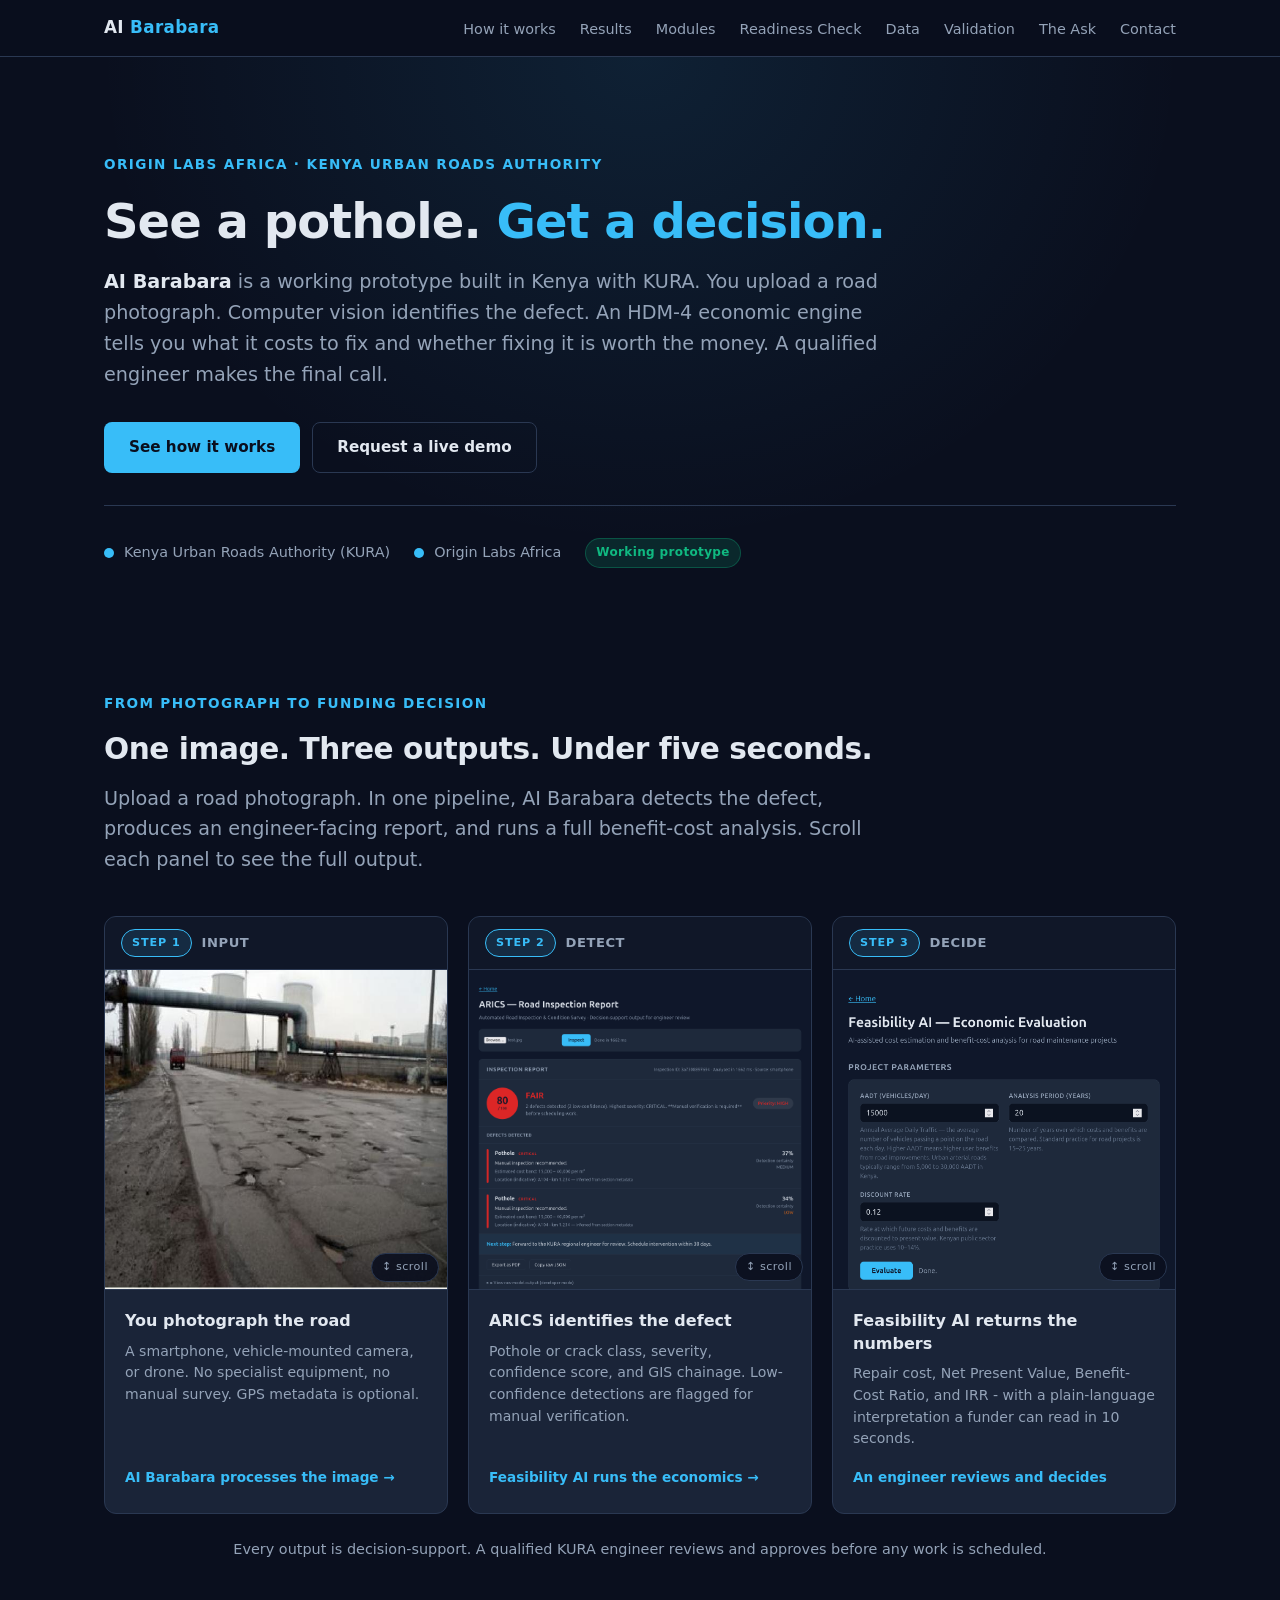
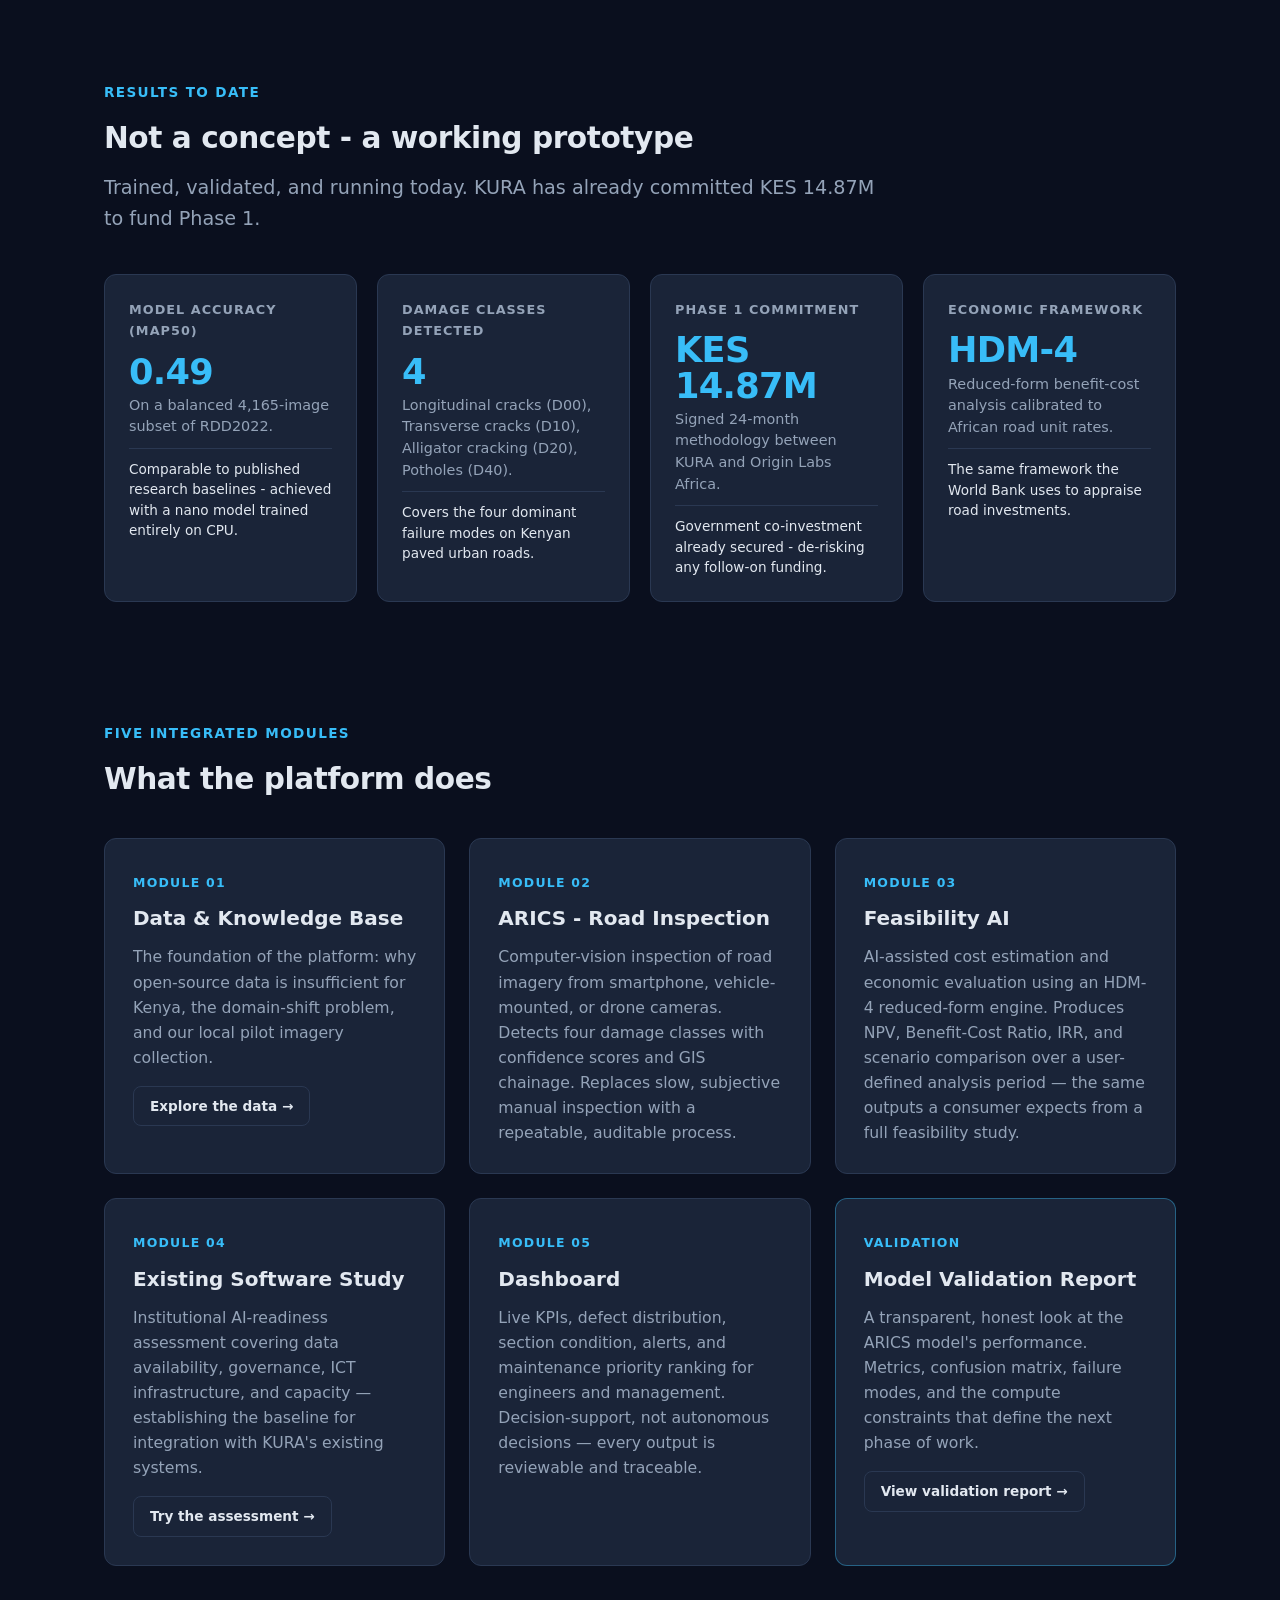
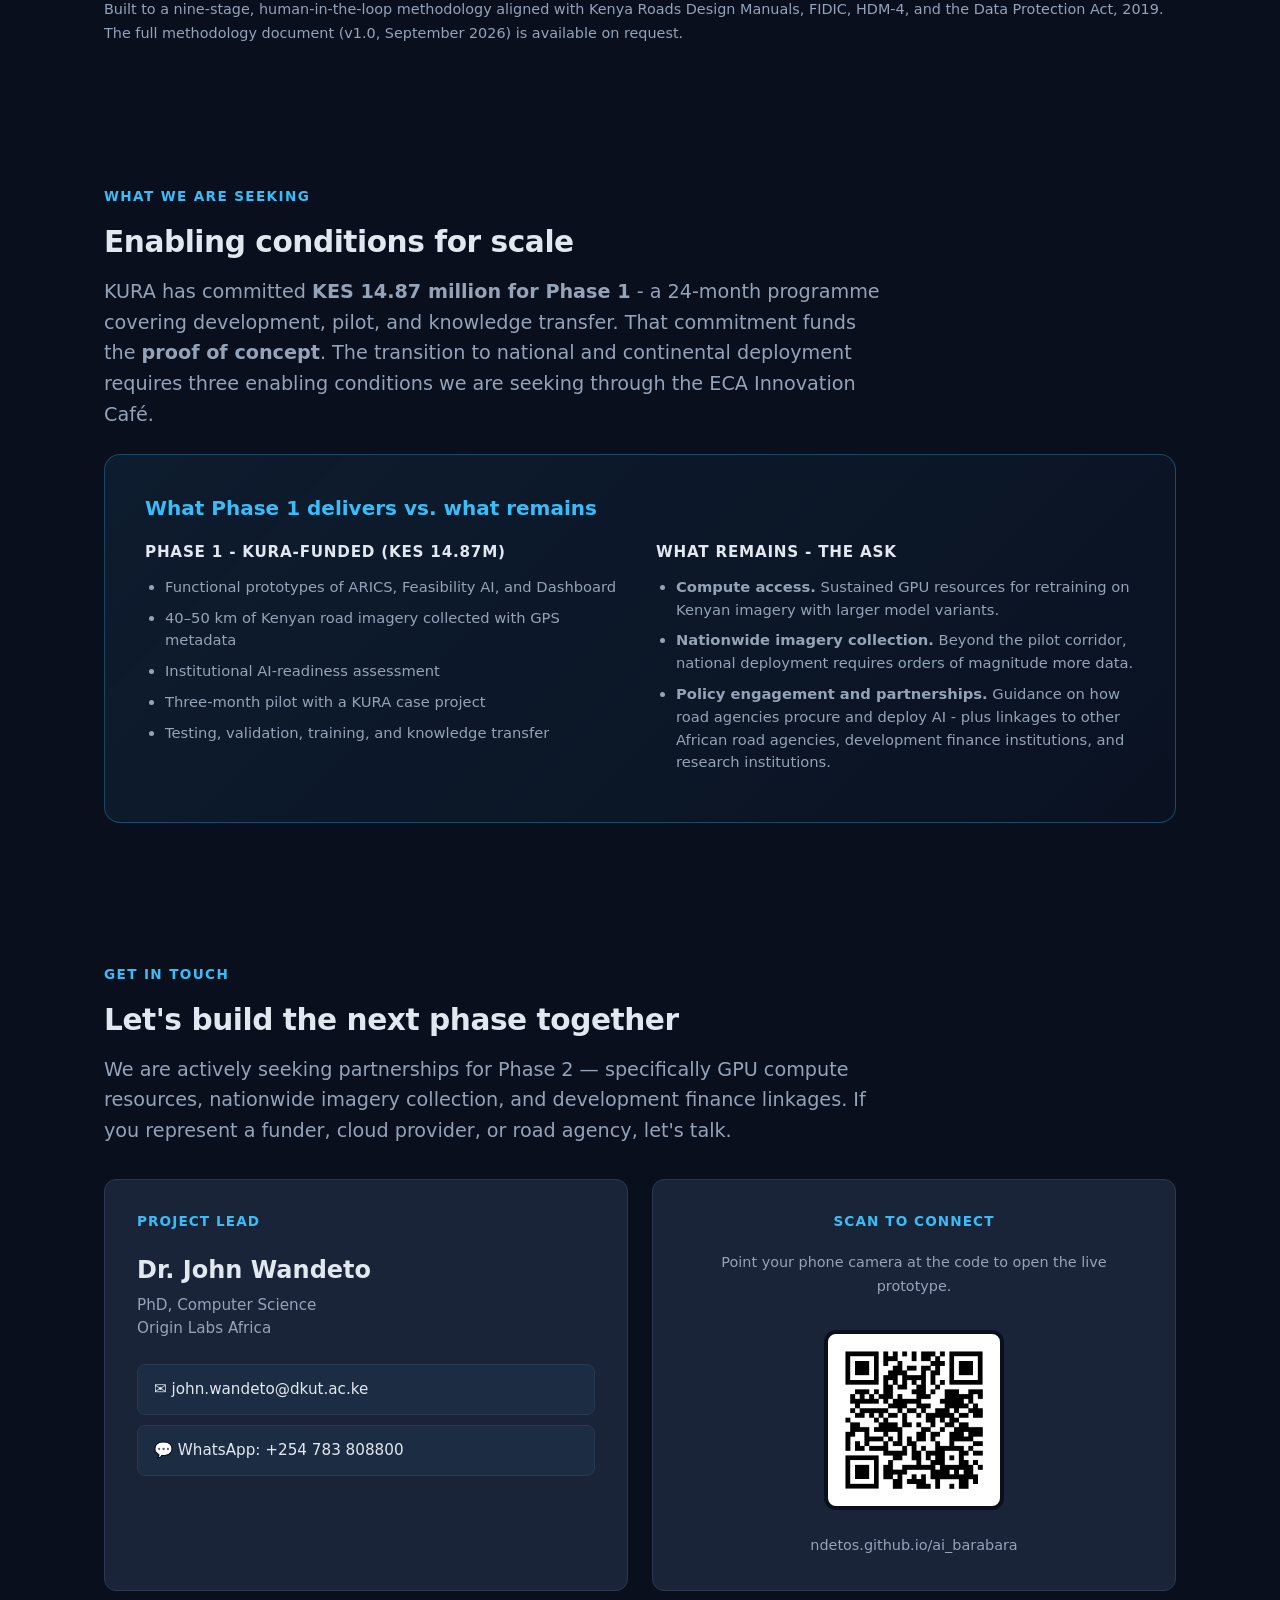
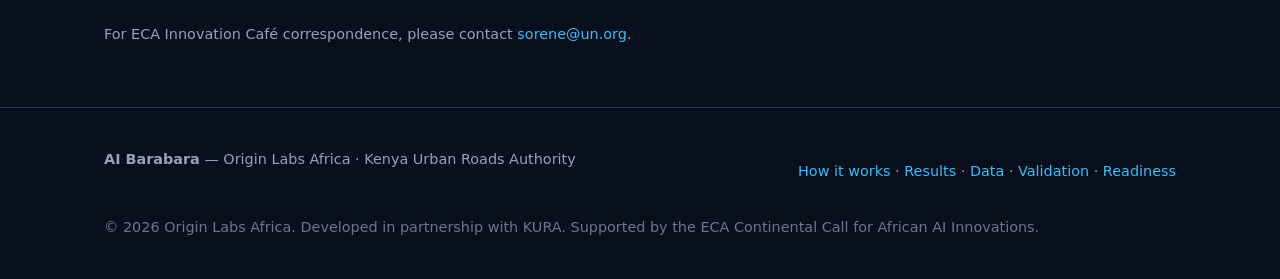
<file: index.html>
<!doctype html>
<html lang="en">
<head>
<meta charset="utf-8">
<meta name="viewport" content="width=device-width, initial-scale=1">
<title>AI Barabara - See a pothole. Get a decision.</title>
<meta name="description" content="AI Barabara is a working prototype built in Kenya with KURA. Computer vision inspects the road. HDM-4 economics decides if the repair pays for itself. Engineers make the call.">

<meta property="og:title" content="AI Barabara - See a pothole. Get a decision.">
<meta property="og:description" content="Working prototype developed with the Kenya Urban Roads Authority (KURA). 4-class road damage detection, HDM-4 feasibility analysis, and decision-support dashboard.">
<meta property="og:type" content="website">
<meta property="og:image" content="images/arics1.png">
<link rel="stylesheet" href="assets/style.css">


<style>
 .hero h1 { font-size: 3rem; }
  
  section { padding: 80px 0; }
  section.tight { padding: 60px 0; }
  @media (max-width: 720px) { section { padding: 56px 0; } }


  .hero {
    padding: 96px 0 64px;
    background: radial-gradient(ellipse at top, rgba(56,189,248,0.10), transparent 60%);
  }
  .hero h1 span { color: var(--accent); }
  .hero .lead strong { color: var(--text); font-weight: 600; }
  .partners {
    display: flex; gap: 24px; align-items: center; flex-wrap: wrap;
    margin-top: 32px; padding-top: 32px; border-top: 1px solid var(--border);
  }
  .partner {
    display: flex; align-items: center; gap: 10px;
    color: var(--muted); font-size: 0.9rem;
  }
  .partner .dot {
    width: 10px; height: 10px; border-radius: 50%; background: var(--accent);
  }

  
  /* --- Three-panel pipeline with scrollable frames --- */
  .pipeline {
    display: grid;
    grid-template-columns: 1fr 1fr 1fr;
    gap: 20px;
    margin-top: 40px;
    align-items: stretch;
  }
  @media (max-width: 900px) { .pipeline { grid-template-columns: 1fr; } }

  .pipeline-step {
    background: var(--card);
    border: 1px solid var(--border);
    border-radius: 12px;
    overflow: hidden;
    display: flex;
    flex-direction: column;
  }

  /* Step badge now sits ABOVE the image, in its own bar */
  .step-bar {
    padding: 12px 16px;
    border-bottom: 1px solid var(--border);
    background: rgba(10, 15, 30, 0.6);
    display: flex; align-items: center; gap: 10px;
  }
  .step-bar .step-badge {
    background: rgba(56,189,248,0.12);
    border: 1px solid var(--accent);
    color: var(--accent);
    font-size: 0.7rem; font-weight: 700;
    letter-spacing: 0.08em;
    padding: 4px 10px;
    border-radius: 999px;
    white-space: nowrap;
  }
  .step-bar .step-title {
    font-size: 0.82rem; color: var(--muted); font-weight: 600;
    letter-spacing: 0.04em; text-transform: uppercase;
  }

  /* Scrollable image frame */
  .img-scroll {
    position: relative;
    height: 320px;
    background: #0a0f1e;
    overflow-y: auto;
    overflow-x: hidden;
    border-bottom: 1px solid var(--border);
    scrollbar-width: thin;
    scrollbar-color: var(--border) transparent;
    -webkit-overflow-scrolling: touch;
  }
  .img-scroll::-webkit-scrollbar { width: 8px; }
  .img-scroll::-webkit-scrollbar-track { background: transparent; }
  .img-scroll::-webkit-scrollbar-thumb {
    background: var(--border); border-radius: 4px;
  }
  .img-scroll::-webkit-scrollbar-thumb:hover { background: var(--accent); }

  .img-scroll img {
    width: 100%;
    height: auto;
    display: block;
    /* No object-fit - we want the natural aspect ratio so the user
       can scroll through the full screenshot */
  }
  .img-scroll .placeholder {
    color: var(--muted); font-size: 0.85rem; text-align: center;
    padding: 60px 24px; display: block;
  }

  /* "Scroll to explore" hint chip pinned to the bottom-right of the frame */
  .scroll-hint {
    position: sticky;
    bottom: 8px;
    float: right;
    margin-right: 8px;
    background: rgba(10, 15, 30, 0.9);
    border: 1px solid var(--border);
    color: var(--muted);
    font-size: 0.7rem;
    padding: 4px 10px;
    border-radius: 999px;
    pointer-events: none;
    letter-spacing: 0.04em;
  }

  .pipeline-step .caption {
    padding: 20px 20px 24px;
    flex: 1;
    display: flex; flex-direction: column;
  }
  .pipeline-step .caption h4 {
    margin: 0 0 8px; font-size: 1rem; font-weight: 600;
  }
  .pipeline-step .caption p {
    margin: 0; color: var(--muted); font-size: 0.88rem; line-height: 1.55;
  }
  .pipeline-step .caption .arrow {
    margin-top: auto; padding-top: 16px;
    color: var(--accent); font-size: 0.85rem; font-weight: 600;
  }
  @media (max-width: 900px) {
    .pipeline-step .caption .arrow::after { content: " ↓"; }
    .pipeline-step .caption .arrow span { display: none; }
  }

  .metrics {
    display: grid; grid-template-columns: repeat(auto-fit, minmax(220px, 1fr));
    gap: 20px;
  }
  .metric {
    background: var(--card); border: 1px solid var(--border);
    border-radius: 12px; padding: 24px;
  }
  .metric .label { color: var(--muted); font-size: 0.8rem;
                   text-transform: uppercase; letter-spacing: 0.08em; font-weight: 600; }
  .metric .value { font-size: 2.2rem; font-weight: 700; color: var(--accent);
                   line-height: 1; margin: 12px 0 6px; letter-spacing: -0.02em; }
  .metric .desc { color: var(--muted); font-size: 0.9rem; line-height: 1.5; }
  .metric .sowhat {
    color: var(--text); font-size: 0.85rem; line-height: 1.5;
    margin-top: 10px; padding-top: 10px;
    border-top: 1px solid var(--border);
  }

  .grid-3 {
    display: grid; grid-template-columns: repeat(3, 1fr);
    gap: 24px; margin-top: 40px;
  }
  @media (max-width: 900px) { .grid-3 { grid-template-columns: 1fr; } }

  
  .ask {
    background: linear-gradient(135deg, rgba(56,189,248,0.08), rgba(56,189,248,0.02));
    border: 1px solid rgba(56,189,248,0.3);
    border-radius: 16px; padding: 40px; margin-top: 24px;
  }
  .ask h3 { color: var(--accent); margin-top: 0; }
  .ask-row {
    display: grid; grid-template-columns: 1fr 1fr; gap: 32px; margin-top: 20px;
  }
  @media (max-width: 720px) { .ask-row { grid-template-columns: 1fr; } }
  .ask-row h4 {
    margin: 0 0 12px; font-size: 0.95rem; color: var(--text);
    text-transform: uppercase; letter-spacing: 0.05em;
  }
  .ask-row ul { padding-left: 20px; color: var(--muted); margin: 0; }
  .ask-row li { margin: 8px 0; line-height: 1.55; font-size: 0.92rem; }

  /* --- Contact - single centered card --- */
  .contact-single {
    background: var(--card);
    border: 1px solid var(--border);
    border-radius: 12px;
    padding: 40px 32px;
    margin-top: 32px;
    max-width: 520px;
  }
  .contact-single h4 {
    margin: 0 0 16px; font-size: 0.8rem;
    color: var(--accent); font-weight: 600;
    text-transform: uppercase; letter-spacing: 0.1em;
  }
  .contact-single .name {
    font-size: 1.4rem; font-weight: 700; margin: 0 0 4px;
    letter-spacing: -0.01em;
  }
  .contact-single .org {
    color: var(--muted); font-size: 0.95rem; margin: 0 0 16px;
  }
  .contact-single .email {
    font-size: 1rem; padding-top: 16px;
    border-top: 1px solid var(--border);
    display: inline-block;
  }

  
  .badge {
    display: inline-block; padding: 4px 10px; border-radius: 999px;
    font-size: 0.75rem; font-weight: 600; letter-spacing: 0.03em;
    background: rgba(16,185,129,0.15); color: var(--good);
    border: 1px solid rgba(16,185,129,0.3);
  }
</style>
</head>
<body>

<nav>
  <div class="inner">
    <div class="brand">AI <span>Barabara</span></div>
    <ul>
      <li><a href="#how">How it works</a></li>
      <li><a href="#results">Results</a></li>
      <li><a href="#modules">Modules</a></li>
      <li><a href="readiness.html">Readiness Check</a></li>
      <li><a href="data.html">Data</a></li>
      <li><a href="validation.html">Validation</a></li>
      <li><a href="#ask">The Ask</a></li>
      <li><a href="#contact">Contact</a></li>
    </ul>
  </div>
</nav>

<header class="hero">
  <div class="wrap">
    <div class="kicker">Origin Labs Africa · Kenya Urban Roads Authority</div>
    <h1>See a pothole. <span>Get a decision.</span></h1>
    <p class="lead">
      <strong>AI Barabara</strong> is a working prototype built in Kenya with KURA.
      You upload a road photograph. Computer vision identifies the defect.
      An HDM-4 economic engine tells you what it costs to fix and whether
      fixing it is worth the money. A qualified engineer makes the final call.
    </p>

    <div class="btn-row">
      <a class="btn btn-primary" href="#how">See how it works</a>
       <a class="btn btn-secondary" href="#contact">Request a live demo</a>
    </div>

    <div class="partners">
      <div class="partner"><span class="dot"></span> Kenya Urban Roads Authority (KURA)</div>
      <div class="partner"><span class="dot"></span> Origin Labs Africa</div>
      <div class="partner"><span class="badge">Working prototype</span></div>
    </div>
  </div>
</header>

<section id="how" class="tight">
  <div class="wrap">
    <div class="kicker">From photograph to funding decision</div>
    <h2>One image. Three outputs. Under five seconds.</h2>
    <p class="lead">
      Upload a road photograph. In one pipeline, AI Barabara detects the defect,
      produces an engineer-facing report, and runs a full benefit-cost analysis.
      Scroll each panel to see the full output.
    </p>

    <div class="pipeline">

      <!-- Step 1: Input photo -->
      <div class="pipeline-step">
        <div class="step-bar">
          <span class="step-badge">STEP 1</span>
          <span class="step-title">Input</span>
        </div>
        <div class="img-scroll">
          <img src="images/input-road.jpg"
               alt="Input road photograph showing potholes"
               loading="lazy"
               onerror="this.style.display='none'; this.parentElement.innerHTML='<span class=\'placeholder\'>Input road photograph<br><span style=\'font-size:0.8rem;opacity:0.7\'>Add images/input-road.jpg</span></span>'">
          <span class="scroll-hint">↕ scroll</span>
        </div>
        <div class="caption">
          <h4>You photograph the road</h4>
          <p>
            A smartphone, vehicle-mounted camera, or drone. No specialist
            equipment, no manual survey. GPS metadata is optional.
          </p>
          <div class="arrow">AI Barabara processes the image <span>→</span></div>
        </div>
      </div>

      <!-- Step 2: ARICS output -->
      <div class="pipeline-step">
        <div class="step-bar">
          <span class="step-badge">STEP 2</span>
          <span class="step-title">Detect</span>
        </div>
        <div class="img-scroll">
          <img src="images/arics1.png"
               alt="ARICS annotated output showing detected potholes"
               loading="lazy"
               onerror="this.style.display='none'; this.parentElement.innerHTML='<span class=\'placeholder\'>ARICS annotated output<br><span style=\'font-size:0.8rem;opacity:0.7\'>Add images/arics1.png</span></span>'">
          <span class="scroll-hint">↕ scroll</span>
        </div>
        <div class="caption">
          <h4>ARICS identifies the defect</h4>
          <p>
            Pothole or crack class, severity, confidence score, and GIS chainage.
            Low-confidence detections are flagged for manual verification.
          </p>
          <div class="arrow">Feasibility AI runs the economics <span>→</span></div>
        </div>
      </div>

      <!-- Step 3: Feasibility output -->
      <div class="pipeline-step">
        <div class="step-bar">
          <span class="step-badge">STEP 3</span>
          <span class="step-title">Decide</span>
        </div>
        <div class="img-scroll">
          <img src="images/feasibility1.png"
               alt="Feasibility AI economic evaluation showing NPV, BCR, and IRR"
               loading="lazy"
               onerror="this.style.display='none'; this.parentElement.innerHTML='<span class=\'placeholder\'>Feasibility AI report<br><span style=\'font-size:0.8rem;opacity:0.7\'>Add images/feasibility1.png</span></span>'">
          <span class="scroll-hint">↕ scroll</span>
        </div>
        <div class="caption">
          <h4>Feasibility AI returns the numbers</h4>
          <p>
            Repair cost, Net Present Value, Benefit-Cost Ratio, and IRR - with a
            plain-language interpretation a funder can read in 10 seconds.
          </p>
          <div class="arrow">An engineer reviews and decides</div>
        </div>
      </div>

    </div>

    <p class="muted" style="margin-top: 24px; font-size: 0.9rem; text-align: center;">
      Every output is decision-support. A qualified KURA engineer reviews and approves before any work is scheduled.
    </p>
  </div>
</section>

<section id="results" class="tight">
  <div class="wrap">
    <div class="kicker">Results to date</div>
    <h2>Not a concept - a working prototype</h2>
    <p class="lead">
      Trained, validated, and running today. KURA has already committed
      KES 14.87M to fund Phase 1.
    </p>

    <div class="metrics" style="margin-top: 40px;">
      <div class="metric">
        <div class="label">Model accuracy (mAP50)</div>
        <div class="value">0.49</div>
        <div class="desc">On a balanced 4,165-image subset of RDD2022.</div>
        <div class="sowhat">
          Comparable to published research baselines - achieved with a nano model
          trained entirely on CPU.
        </div>
      </div>
      <div class="metric">
        <div class="label">Damage classes detected</div>
        <div class="value">4</div>
        <div class="desc">
          Longitudinal cracks (D00), Transverse cracks (D10),
          Alligator cracking (D20), Potholes (D40).
        </div>
        <div class="sowhat">
          Covers the four dominant failure modes on Kenyan paved urban roads.
        </div>
      </div>
      <div class="metric">
        <div class="label">Phase 1 commitment</div>
        <div class="value">KES 14.87M</div>
        <div class="desc">
          Signed 24-month methodology between KURA and Origin Labs Africa.
        </div>
        <div class="sowhat">
          Government co-investment already secured - de-risking any follow-on funding.
        </div>
      </div>
      <div class="metric">
        <div class="label">Economic framework</div>
        <div class="value">HDM-4</div>
        <div class="desc">
          Reduced-form benefit-cost analysis calibrated to African road unit rates.
        </div>
        <div class="sowhat">
          The same framework the World Bank uses to appraise road investments.
        </div>
      </div>
    </div>
  </div>
</section>

<section id="modules" class="tight">
  <div class="wrap">
      <div class="kicker">Five integrated modules</div>
    <h2>What the platform does</h2>

    <!-- Use grid-3 to fit 5 cards nicely, with the last row centered or left-aligned -->
    <div class="grid-3">
      
      <!-- MODULE 01: DATA -->
      <div class="card">
        <div class="num">MODULE 01</div>
        <h3>Data & Knowledge Base</h3>
        <p>
          The foundation of the platform: why open-source data is insufficient for Kenya, 
          the domain-shift problem, and our local pilot imagery collection.
        </p>
        <a href="data.html" class="btn btn-secondary" style="margin-top: 16px; padding: 8px 16px; font-size: 0.85rem;">
          Explore the data →
        </a>
      </div>
      
      <!-- MODULE 02: ARICS -->
      <div class="card">
        <div class="num">MODULE 02</div>
        <h3>ARICS - Road Inspection</h3>
        <p>
          Computer-vision inspection of road imagery from smartphone,
          vehicle-mounted, or drone cameras. Detects four damage classes with
          confidence scores and GIS chainage. Replaces slow, subjective manual
          inspection with a repeatable, auditable process.
        </p>
      </div>

      <!-- MODULE 03: FEASIBILITY -->
      <div class="card">
        <div class="num">MODULE 03</div>
        <h3>Feasibility AI</h3>
        <p>
          AI-assisted cost estimation and economic evaluation using an HDM-4
          reduced-form engine. Produces NPV, Benefit-Cost Ratio, IRR, and
          scenario comparison over a user-defined analysis period — the same
          outputs a consumer expects from a full feasibility study.
        </p>
      </div>

      <!-- MODULE 04: READINESS -->
      <div class="card">
        <div class="num">MODULE 04</div>
        <h3>Existing Software Study</h3>
        <p>
          Institutional AI-readiness assessment covering data availability,
          governance, ICT infrastructure, and capacity — establishing the
          baseline for integration with KURA's existing systems.
        </p>
        <a href="readiness.html" class="btn btn-secondary" style="margin-top: 16px; padding: 8px 16px; font-size: 0.85rem;">
          Try the assessment →
        </a>
      </div>
      
      <!-- MODULE 05: DASHBOARD -->
      <div class="card">
        <div class="num">MODULE 05</div>
        <h3>Dashboard</h3>
        <p>
          Live KPIs, defect distribution, section condition, alerts, and
          maintenance priority ranking for engineers and management.
          Decision-support, not autonomous decisions — every output is
          reviewable and traceable.
        </p>
      </div>
      <!-- EVIDENCE: VALIDATION  -->
      <div class="card" style="border-color: rgba(56,189,248,0.4);">
  <div class="num">VALIDATION</div>
  <h3>Model Validation Report</h3>
  <p>
    A transparent, honest look at the ARICS model's performance. 
    Metrics, confusion matrix, failure modes, and the compute constraints 
    that define the next phase of work.
  </p>
  <a href="validation.html" class="btn btn-secondary" style="margin-top: 16px; padding: 8px 16px; font-size: 0.85rem;">
    View validation report →
  </a>
</div>

    </div>
    

    <p class="muted" style="margin-top: 32px; font-size: 0.9rem;">
      Built to a nine-stage, human-in-the-loop methodology aligned with Kenya Roads Design Manuals,
      FIDIC, HDM-4, and the Data Protection Act, 2019. The full methodology document
      (v1.0, September 2026) is available on request.
    </p>
  </div>
</section>

<section id="ask">
  <div class="wrap">
    <div class="kicker">What we are seeking</div>
    <h2>Enabling conditions for scale</h2>

    <p class="lead">
      KURA has committed <strong>KES 14.87 million for Phase 1</strong> - a 24-month
      programme covering development, pilot, and knowledge transfer. That commitment
      funds the <strong>proof of concept</strong>. The transition to national and
      continental deployment requires three enabling conditions we are seeking
      through the ECA Innovation Café.
    </p>

    <div class="ask">
      <h3>What Phase 1 delivers vs. what remains</h3>

      <div class="ask-row">
        <div>
          <h4>Phase 1 - KURA-funded (KES 14.87M)</h4>
          <ul>
            <li>Functional prototypes of ARICS, Feasibility AI, and Dashboard</li>
            <li>40–50 km of Kenyan road imagery collected with GPS metadata</li>
            <li>Institutional AI-readiness assessment</li>
            <li>Three-month pilot with a KURA case project</li>
            <li>Testing, validation, training, and knowledge transfer</li>
          </ul>
        </div>
        <div>
          <h4>What remains - the ask</h4>
          <ul>
            <li>
              <strong>Compute access.</strong> Sustained GPU resources for retraining
              on Kenyan imagery with larger model variants.
            </li>
            <li>
              <strong>Nationwide imagery collection.</strong> Beyond the pilot corridor,
              national deployment requires orders of magnitude more data.
            </li>
            <li>
              <strong>Policy engagement and partnerships.</strong> Guidance on how road
              agencies procure and deploy AI - plus linkages to other African road
              agencies, development finance institutions, and research institutions.
            </li>
          </ul>
        </div>
      </div>
    </div>
  </div>
</section>

<section id="contact" class="tight">
  <div class="wrap">
    <div class="kicker">Get in touch</div>
    <h2>Let's build the next phase together</h2>
    <p class="lead" style="margin-bottom: 32px;">
      We are actively seeking partnerships for Phase 2 — specifically GPU compute resources, 
      nationwide imagery collection, and development finance linkages. 
      If you represent a funder, cloud provider, or road agency, let's talk.
    </p>

    <div class="contact-grid">
      
      <!-- Left Side: Direct Contact -->
      <div class="contact-card">
        <h4>Project Lead</h4>
        <p class="name">Dr. John Wandeto</p>
        <p class="org">PhD, Computer Science<br>Origin Labs Africa</p>
        
        <div class="contact-links">
          <a href="mailto:john.wandeto@dkut.ac.ke?subject=Request%20for%20AI%20Barabara%20Live%20Demo&body=Hello%20Dr.%20Wandeto,%0D%0A%0D%0AI%20am%20interested%20in%20seeing%20a%20live%20demo%20of%20AI%20Barabara.%20Please%20let%20me%20know%20how%20we%20can%20arrange%20this." class="contact-btn">
  ✉️ john.wandeto@dkut.ac.ke
</a>
          <a href="https://wa.me/254783808800" target="_blank" rel="noopener" class="contact-btn whatsapp">
            💬 WhatsApp: +254 783 808800
          </a>
        </div>
      </div>

      <!-- Right Side: Scan to Connect (QR Code) -->
      <div class="contact-card qr-card">
        <h4>Scan to connect</h4>
        <p class="small">Point your phone camera at the code to open the live prototype.</p>
        
        <!-- You can generate this QR code for free at qr.io -->
        <img src="images/ai-barabara.png" alt="QR code to AI Barabara prototype" class="qr-img">
        <p class="small" style="margin-top: 8px;">ndetos.github.io/ai_barabara</p>
      </div>
    </div>

    <p class="small" style="margin-top: 32px;">
      For ECA Innovation Café correspondence, please contact 
      <a href="mailto:sorene@un.org">sorene@un.org</a>.
    </p>
  </div>
</section>

<footer>
  <div class="wrap">
    <div><strong>AI Barabara</strong> — Origin Labs Africa · Kenya Urban Roads Authority</div>
    <div style="margin-top: 12px;">
      <a href="index.html#how">How it works</a> · 
      <a href="#results">Results</a> ·
      <a href="data.html">Data</a> · 
      <a href="validation.html">Validation</a> · 
      <a href="readiness.html">Readiness</a>
    </div>
    <div class="small" style="margin-top: 16px; opacity: 0.7;">
      © 2026 Origin Labs Africa. Developed in partnership with KURA. 
      Supported by the ECA Continental Call for African AI Innovations.
    </div>
  </div>
</footer>

</body>
</html>
</file>
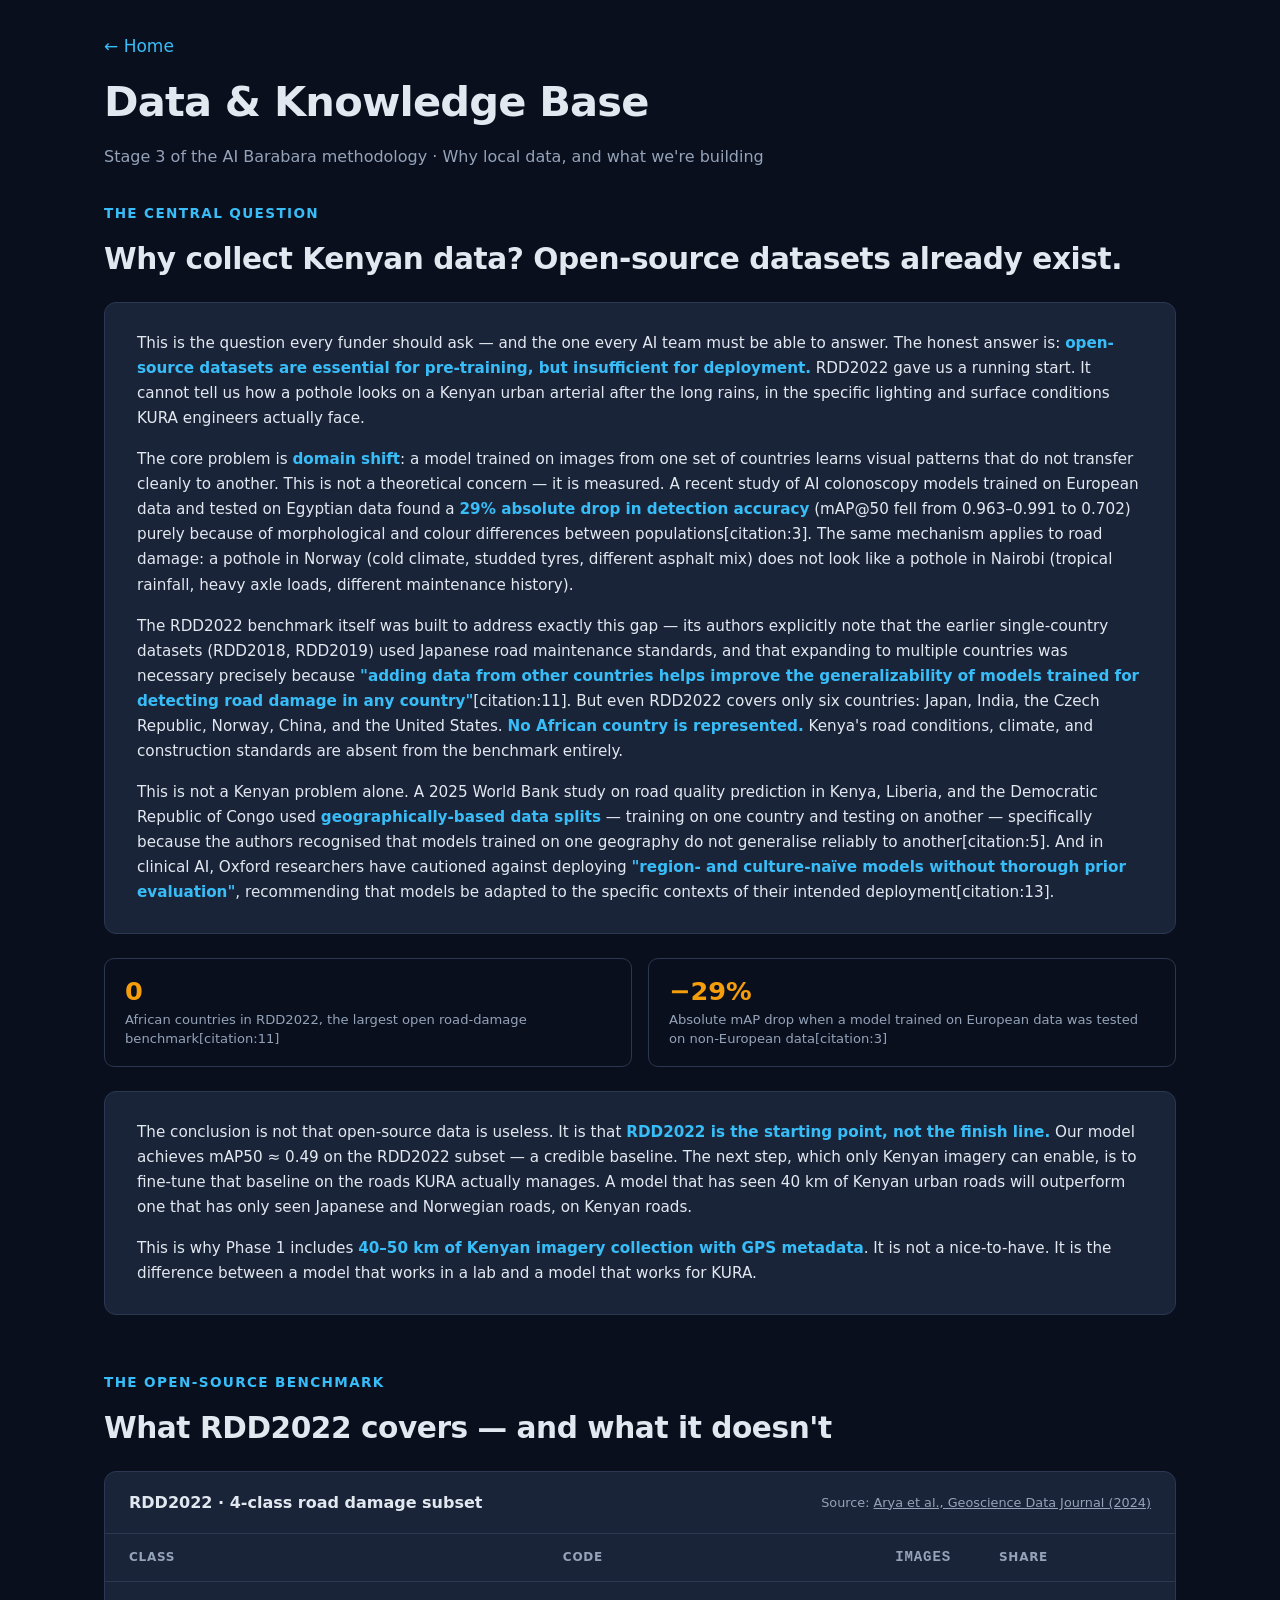
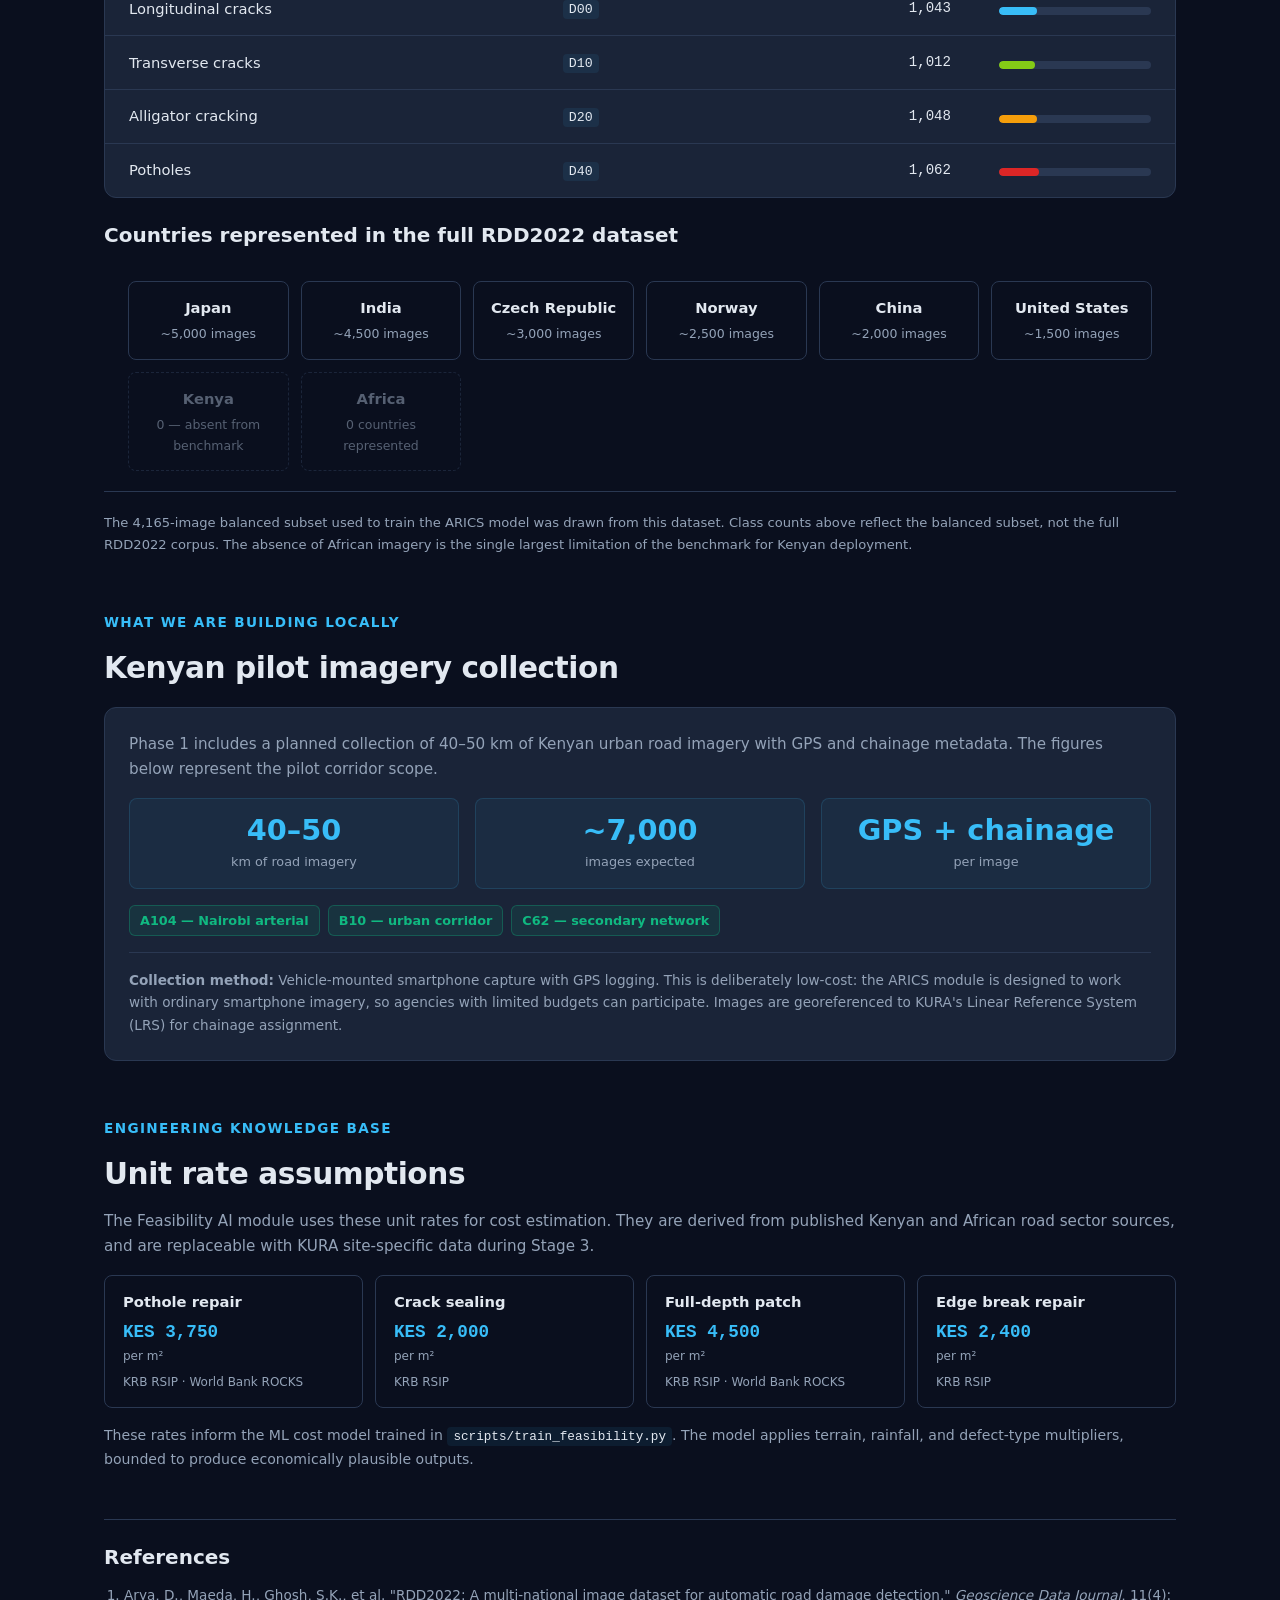
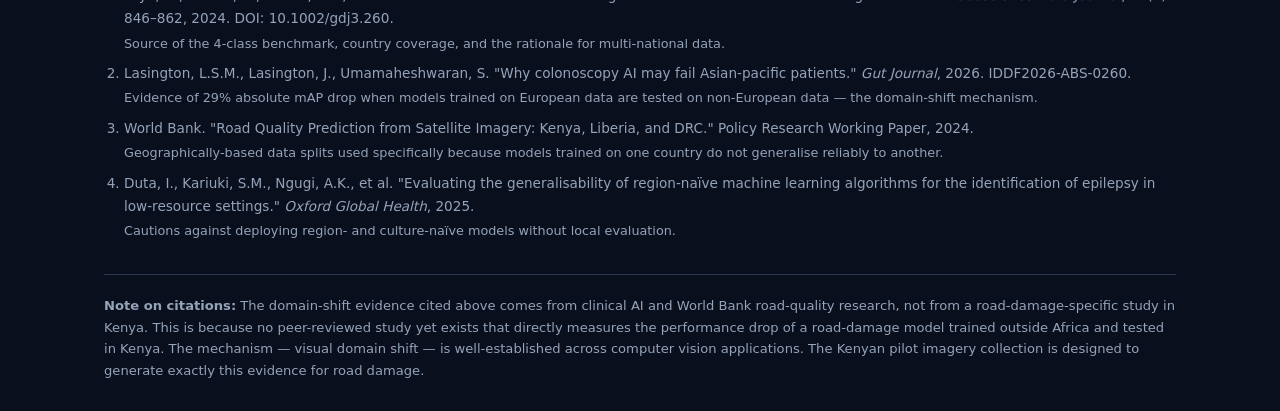
<file: data.html>
<!doctype html>
<html lang="en">
<head>
<meta charset="utf-8">
<meta name="viewport" content="width=device-width, initial-scale=1">
<title>Data & Knowledge Base — AI Barabara</title>
<meta name="description" content="Why Kenyan road imagery matters: the limits of open-source datasets, domain shift in computer vision, and the local engineering knowledge base behind AI Barabara.">
<link rel="stylesheet" href="assets/style.css">

<style>
  
  
    
  /* --- Argument section --- */
  .argument {
    background: var(--card); border: 1px solid var(--border);
    border-radius: 12px; padding: 28px 32px; margin: 24px 0;
  }
  .argument p { color: var(--text); font-size: 0.95rem; }
  .argument p:last-child { margin-bottom: 0; }
  .argument strong { color: var(--accent); }

  .cite {
    display: inline-block; font-size: 0.78rem;
    color: var(--muted); background: rgba(56,189,248,0.08);
    padding: 1px 7px; border-radius: 4px;
    vertical-align: super; line-height: 1;
    border: 1px solid rgba(56,189,248,0.2);
    margin-left: 2px;
  }

  .evidence-grid {
    display: grid; grid-template-columns: 1fr 1fr;
    gap: 16px; margin: 20px 0;
  }
  
  .evidence-card {
    background: rgba(10,15,30,0.6); border: 1px solid var(--border);
    border-radius: 10px; padding: 18px 20px;
  }
  .evidence-card .stat {
    font-size: 1.6rem; font-weight: 700; color: var(--warn);
    line-height: 1.1; margin-bottom: 4px;
  }
  .evidence-card .stat-label {
    font-size: 0.82rem; color: var(--muted); line-height: 1.45;
  }

  /* --- Dataset explorer --- */
  .explorer {
    background: var(--card); border: 1px solid var(--border);
    border-radius: 12px; margin: 24px 0; overflow: hidden;
  }
  .explorer-header {
    padding: 20px 24px; border-bottom: 1px solid var(--border);
    display: flex; justify-content: space-between;
    align-items: center; flex-wrap: wrap; gap: 12px;
  }
  .explorer-header h3 { margin: 0; font-size: 1rem; }
  .explorer-header .source {
    font-size: 0.8rem; color: var(--muted);
  }
  .explorer-header .source a { color: var(--muted); text-decoration: underline; }

  /* --- Class table --- */
  .class-table { width: 100%; border-collapse: collapse; }
  .class-table th {
    text-align: left; padding: 12px 24px;
    font-size: 0.75rem; color: var(--muted);
    text-transform: uppercase; letter-spacing: 0.06em;
    border-bottom: 1px solid var(--border);
    font-weight: 600;
  }
  .class-table td {
    padding: 14px 24px; border-bottom: 1px solid var(--border);
    font-size: 0.92rem;
  }
  .class-table tr:last-child td { border-bottom: none; }
  .class-table .num {
    text-align: right; font-family: "SF Mono", Menlo, monospace;
    font-size: 0.88rem;
  }
  .class-table .bar-cell { width: 200px; }
  .mini-bar {
    height: 8px; background: var(--border); border-radius: 4px;
    overflow: hidden; margin-top: 4px;
  }
  .mini-bar-fill { height: 100%; border-radius: 4px; }

  /* --- Country coverage --- */
  .country-grid {
    display: grid; grid-template-columns: repeat(auto-fit, minmax(140px, 1fr));
    gap: 12px; padding: 20px 24px;
  }
  .country-chip {
    background: rgba(10,15,30,0.6);
    border: 1px solid var(--border);
    border-radius: 8px; padding: 14px 16px;
    text-align: center;
  }
  .country-chip .name {
    font-weight: 600; font-size: 0.92rem; margin-bottom: 4px;
  }
  .country-chip .count {
    font-size: 0.78rem; color: var(--muted);
  }
  .country-chip.missing {
    border-style: dashed; opacity: 0.55;
  }
  .country-chip.missing .name { color: var(--muted); }

  /* --- Kenyan pilot --- */
  .pilot-panel {
    background: var(--card); border: 1px solid var(--border);
    border-radius: 12px; padding: 24px; margin: 20px 0;
  }
  .pilot-stats {
    display: grid; grid-template-columns: repeat(3, 1fr);
    gap: 16px; margin: 16px 0;
  }
  @media (max-width: 600px) { .pilot-stats { grid-template-columns: 1fr; } }
  .pilot-stat {
    text-align: center; padding: 16px;
    background: rgba(56,189,248,0.05);
    border: 1px solid rgba(56,189,248,0.15);
    border-radius: 8px;
  }
  .pilot-stat .value {
    font-size: 1.8rem; font-weight: 700; color: var(--accent);
    line-height: 1.1;
  }
  .pilot-stat .label {
    font-size: 0.8rem; color: var(--muted); margin-top: 4px;
  }
  .pilot-roads {
    display: flex; gap: 8px; flex-wrap: wrap; margin-top: 16px;
  }
  .road-tag {
    background: rgba(16,185,129,0.1);
    border: 1px solid rgba(16,185,129,0.3);
    color: var(--good);
    font-size: 0.8rem; font-weight: 600;
    padding: 4px 10px; border-radius: 6px;
  }
  .pilot-note {
    font-size: 0.85rem; color: var(--muted);
    margin-top: 16px; padding-top: 16px;
    border-top: 1px solid var(--border);
  }

  /* --- Knowledge base --- */
  .kb-grid {
    display: grid; grid-template-columns: repeat(auto-fit, minmax(220px, 1fr));
    gap: 12px; margin: 16px 0;
  }
  .kb-item {
    background: rgba(10,15,30,0.6);
    border: 1px solid var(--border);
    border-radius: 8px; padding: 14px 18px;
  }
  .kb-item .defect {
    font-weight: 600; font-size: 0.92rem; margin-bottom: 4px;
  }
  .kb-item .rate {
    font-size: 1.1rem; font-weight: 700; color: var(--accent);
    font-family: "SF Mono", Menlo, monospace;
  }
  .kb-item .unit { font-size: 0.75rem; color: var(--muted); }
  .kb-item .source {
    font-size: 0.75rem; color: var(--muted); margin-top: 6px;
  }

  /* --- References --- */
  .references {
    margin-top: 48px; padding-top: 24px;
    border-top: 1px solid var(--border);
  }
  .references h3 { margin-top: 0; }
  .references ol {
    padding-left: 20px; color: var(--muted);
    font-size: 0.85rem; line-height: 1.7;
  }
  .references li { margin-bottom: 8px; }
  .references a { color: var(--muted); }

  .footnote {
    font-size: 0.82rem; color: var(--muted);
    margin-top: 32px; padding-top: 20px;
    border-top: 1px solid var(--border);
  
  }
  .ref-note { font-size: 0.8rem; color: var(--muted); display: block; margin-top: 2px; }
</style>
</head>
<body class="page-padded">

<div class="wrap">
  <p><a href="index.html">← Home</a></p>
  <h1>Data & Knowledge Base</h1>
  <p class="subtitle">
    Stage 3 of the AI Barabara methodology · Why local data, and what we're building
  </p>

  <!-- ============================================================ -->
  <!-- WHY LOCAL DATA -->
  <!-- ============================================================ -->
  <div class="kicker">The central question</div>
  <h2>Why collect Kenyan data? Open-source datasets already exist.</h2>

  <div class="argument">
    <p>
      This is the question every funder should ask — and the one every AI team must be able to answer. The honest answer is: <strong>open-source datasets are essential for pre-training, but insufficient for deployment.</strong> RDD2022 gave us a running start. It cannot tell us how a pothole looks on a Kenyan urban arterial after the long rains, in the specific lighting and surface conditions KURA engineers actually face.
    </p>
    <p>
      The core problem is <strong>domain shift</strong>: a model trained on images from one set of countries learns visual patterns that do not transfer cleanly to another. This is not a theoretical concern — it is measured. A recent study of AI colonoscopy models trained on European data and tested on Egyptian data found a <strong>29% absolute drop in detection accuracy</strong> (mAP@50 fell from 0.963–0.991 to 0.702) purely because of morphological and colour differences between populations[citation:3]. The same mechanism applies to road damage: a pothole in Norway (cold climate, studded tyres, different asphalt mix) does not look like a pothole in Nairobi (tropical rainfall, heavy axle loads, different maintenance history).
    </p>
    <p>
      The RDD2022 benchmark itself was built to address exactly this gap — its authors explicitly note that the earlier single-country datasets (RDD2018, RDD2019) used Japanese road maintenance standards, and that expanding to multiple countries was necessary precisely because <strong>"adding data from other countries helps improve the generalizability of models trained for detecting road damage in any country"</strong>[citation:11]. But even RDD2022 covers only six countries: Japan, India, the Czech Republic, Norway, China, and the United States. <strong>No African country is represented.</strong> Kenya's road conditions, climate, and construction standards are absent from the benchmark entirely.
    </p>
    <p>
      This is not a Kenyan problem alone. A 2025 World Bank study on road quality prediction in Kenya, Liberia, and the Democratic Republic of Congo used <strong>geographically-based data splits</strong> — training on one country and testing on another — specifically because the authors recognised that models trained on one geography do not generalise reliably to another[citation:5]. And in clinical AI, Oxford researchers have cautioned against deploying <strong>"region- and culture-naïve models without thorough prior evaluation"</strong>, recommending that models be adapted to the specific contexts of their intended deployment[citation:13].
    </p>
  </div>

  <div class="evidence-grid">
    <div class="evidence-card">
      <div class="stat">0</div>
      <div class="stat-label">African countries in RDD2022, the largest open road-damage benchmark[citation:11]</div>
    </div>
    <div class="evidence-card">
      <div class="stat">−29%</div>
      <div class="stat-label">Absolute mAP drop when a model trained on European data was tested on non-European data[citation:3]</div>
    </div>
  </div>

  <div class="argument">
    <p>
      The conclusion is not that open-source data is useless. It is that <strong>RDD2022 is the starting point, not the finish line.</strong> Our model achieves mAP50 ≈ 0.49 on the RDD2022 subset — a credible baseline. The next step, which only Kenyan imagery can enable, is to fine-tune that baseline on the roads KURA actually manages. A model that has seen 40 km of Kenyan urban roads will outperform one that has only seen Japanese and Norwegian roads, on Kenyan roads.
    </p>
    <p>
      This is why Phase 1 includes <strong>40–50 km of Kenyan imagery collection with GPS metadata</strong>. It is not a nice-to-have. It is the difference between a model that works in a lab and a model that works for KURA.
    </p>
  </div>

  <!-- ============================================================ -->
  <!-- RDD2022 EXPLORER -->
  <!-- ============================================================ -->
  <div class="kicker" style="margin-top: 56px;">The open-source benchmark</div>
  <h2>What RDD2022 covers — and what it doesn't</h2>

  <div class="explorer">
    <div class="explorer-header">
      <h3>RDD2022 · 4-class road damage subset</h3>
      <div class="source">
        Source: <a href="https://doi.org/10.1002/gdj3.260" target="_blank" rel="noopener">Arya et al., Geoscience Data Journal (2024)</a>
      </div>
    </div>

    <table class="class-table">
      <thead>
        <tr>
          <th>Class</th>
          <th>Code</th>
          <th class="num">Images</th>
          <th class="bar-cell">Share</th>
        </tr>
      </thead>
      <tbody>
        <tr>
          <td>Longitudinal cracks</td>
          <td><code>D00</code></td>
          <td class="num">1,043</td>
          <td class="bar-cell">
            <div class="mini-bar"><div class="mini-bar-fill" style="width:25%;background:#38bdf8"></div></div>
          </td>
        </tr>
        <tr>
          <td>Transverse cracks</td>
          <td><code>D10</code></td>
          <td class="num">1,012</td>
          <td class="bar-cell">
            <div class="mini-bar"><div class="mini-bar-fill" style="width:24%;background:#84cc16"></div></div>
          </td>
        </tr>
        <tr>
          <td>Alligator cracking</td>
          <td><code>D20</code></td>
          <td class="num">1,048</td>
          <td class="bar-cell">
            <div class="mini-bar"><div class="mini-bar-fill" style="width:25%;background:#f59e0b"></div></div>
          </td>
        </tr>
        <tr>
          <td>Potholes</td>
          <td><code>D40</code></td>
          <td class="num">1,062</td>
          <td class="bar-cell">
            <div class="mini-bar"><div class="mini-bar-fill" style="width:26%;background:#dc2626"></div></div>
          </td>
        </tr>
      </tbody>
    </table>
  </div>

  <h3>Countries represented in the full RDD2022 dataset</h3>
  <div class="country-grid">
    <div class="country-chip">
      <div class="name">Japan</div>
      <div class="count">~5,000 images</div>
    </div>
    <div class="country-chip">
      <div class="name">India</div>
      <div class="count">~4,500 images</div>
    </div>
    <div class="country-chip">
      <div class="name">Czech Republic</div>
      <div class="count">~3,000 images</div>
    </div>
    <div class="country-chip">
      <div class="name">Norway</div>
      <div class="count">~2,500 images</div>
    </div>
    <div class="country-chip">
      <div class="name">China</div>
      <div class="count">~2,000 images</div>
    </div>
    <div class="country-chip">
      <div class="name">United States</div>
      <div class="count">~1,500 images</div>
    </div>
    <div class="country-chip missing" style="grid-column: span 1;">
      <div class="name">Kenya</div>
      <div class="count">0 — absent from benchmark</div>
    </div>
    <div class="country-chip missing" style="grid-column: span 1;">
      <div class="name">Africa</div>
      <div class="count">0 countries represented</div>
    </div>
  </div>

  <p class="footnote" style="margin-top: 0;">
    The 4,165-image balanced subset used to train the ARICS model was drawn from this dataset. Class counts above reflect the balanced subset, not the full RDD2022 corpus. The absence of African imagery is the single largest limitation of the benchmark for Kenyan deployment.
  </p>

  <!-- ============================================================ -->
  <!-- KENYAN PILOT -->
  <!-- ============================================================ -->
  <div class="kicker" style="margin-top: 56px;">What we are building locally</div>
  <h2>Kenyan pilot imagery collection</h2>

  <div class="pilot-panel">
    <p style="color: var(--muted); font-size: 0.95rem; margin-bottom: 0;">
      Phase 1 includes a planned collection of 40–50 km of Kenyan urban road imagery with GPS and chainage metadata. The figures below represent the pilot corridor scope.
    </p>

    <div class="pilot-stats">
      <div class="pilot-stat">
        <div class="value">40–50</div>
        <div class="label">km of road imagery</div>
      </div>
      <div class="pilot-stat">
        <div class="value">~7,000</div>
        <div class="label">images expected</div>
      </div>
      <div class="pilot-stat">
        <div class="value">GPS + chainage</div>
        <div class="label">per image</div>
      </div>
    </div>

    <div class="pilot-roads">
      <span class="road-tag">A104 — Nairobi arterial</span>
      <span class="road-tag">B10 — urban corridor</span>
      <span class="road-tag">C62 — secondary network</span>
    </div>

    <div class="pilot-note">
      <strong>Collection method:</strong> Vehicle-mounted smartphone capture with GPS logging. This is deliberately low-cost: the ARICS module is designed to work with ordinary smartphone imagery, so agencies with limited budgets can participate. Images are georeferenced to KURA's Linear Reference System (LRS) for chainage assignment.
    </div>
  </div>

  <!-- ============================================================ -->
  <!-- KNOWLEDGE BASE -->
  <!-- ============================================================ -->
  <div class="kicker" style="margin-top: 56px;">Engineering knowledge base</div>
  <h2>Unit rate assumptions</h2>

  <p style="color: var(--muted); font-size: 0.95rem;">
    The Feasibility AI module uses these unit rates for cost estimation. They are derived from published Kenyan and African road sector sources, and are replaceable with KURA site-specific data during Stage 3.
  </p>

  <div class="kb-grid">
    <div class="kb-item">
      <div class="defect">Pothole repair</div>
      <div class="rate">KES 3,750</div>
      <div class="unit">per m²</div>
      <div class="source">KRB RSIP · World Bank ROCKS</div>
    </div>
    <div class="kb-item">
      <div class="defect">Crack sealing</div>
      <div class="rate">KES 2,000</div>
      <div class="unit">per m²</div>
      <div class="source">KRB RSIP</div>
    </div>
    <div class="kb-item">
      <div class="defect">Full-depth patch</div>
      <div class="rate">KES 4,500</div>
      <div class="unit">per m²</div>
      <div class="source">KRB RSIP · World Bank ROCKS</div>
    </div>
    <div class="kb-item">
      <div class="defect">Edge break repair</div>
      <div class="rate">KES 2,400</div>
      <div class="unit">per m²</div>
      <div class="source">KRB RSIP</div>
    </div>
  </div>

  <p style="color: var(--muted); font-size: 0.88rem; margin-top: 8px;">
    These rates inform the ML cost model trained in <code>scripts/train_feasibility.py</code>. The model applies terrain, rainfall, and defect-type multipliers, bounded to produce economically plausible outputs.
  </p>

  <!-- ============================================================ -->
  <!-- REFERENCES -->
  <!-- ============================================================ -->
  <div class="references">
    <h3>References</h3>
    <ol>
      <li>
        Arya, D., Maeda, H., Ghosh, S.K., et al. "RDD2022: A multi-national image dataset for automatic road damage detection." <em>Geoscience Data Journal</em>, 11(4): 846–862, 2024. DOI: 10.1002/gdj3.260.
        <br><span class="ref-note">Source of the 4-class benchmark, country coverage, and the rationale for multi-national data.</span>
      </li>
      <li>
        Lasington, L.S.M., Lasington, J., Umamaheshwaran, S. "Why colonoscopy AI may fail Asian-pacific patients." <em>Gut Journal</em>, 2026. IDDF2026-ABS-0260.
        <br><span class="ref-note">Evidence of 29% absolute mAP drop when models trained on European data are tested on non-European data — the domain-shift mechanism.</span>
      </li>
      <li>
        World Bank. "Road Quality Prediction from Satellite Imagery: Kenya, Liberia, and DRC." Policy Research Working Paper, 2024.
        <br><span class="ref-note">Geographically-based data splits used specifically because models trained on one country do not generalise reliably to another.</span>
      </li>
      <li>
        Duta, I., Kariuki, S.M., Ngugi, A.K., et al. "Evaluating the generalisability of region-naïve machine learning algorithms for the identification of epilepsy in low-resource settings." <em>Oxford Global Health</em>, 2025.
        <br><span class="ref-note">Cautions against deploying region- and culture-naïve models without local evaluation.</span>
      </li>
    </ol>
  </div>

  <p class="footnote">
    <strong>Note on citations:</strong> The domain-shift evidence cited above comes from clinical AI and World Bank road-quality research, not from a road-damage-specific study in Kenya. This is because no peer-reviewed study yet exists that directly measures the performance drop of a road-damage model trained outside Africa and tested in Kenya. The mechanism — visual domain shift — is well-established across computer vision applications. The Kenyan pilot imagery collection is designed to generate exactly this evidence for road damage.
  </p>

</div>

</body>
</html>
</file>
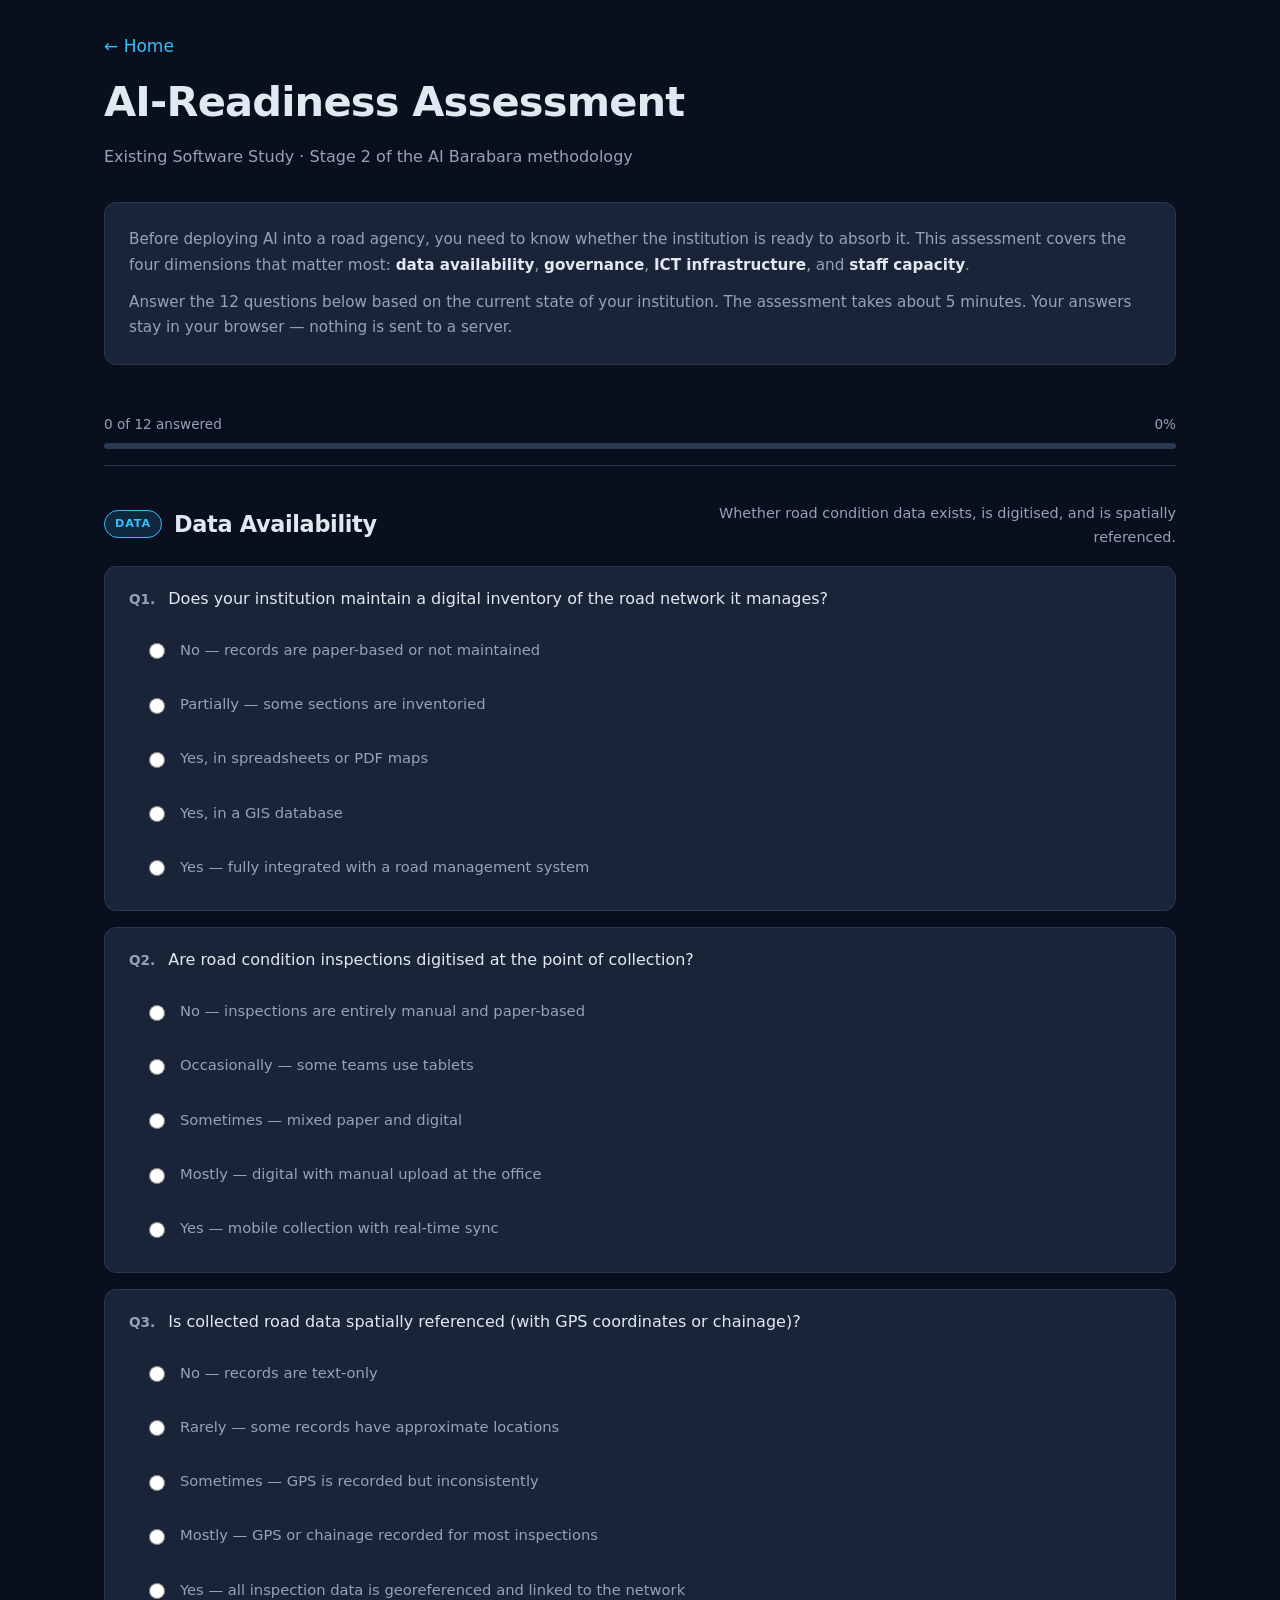
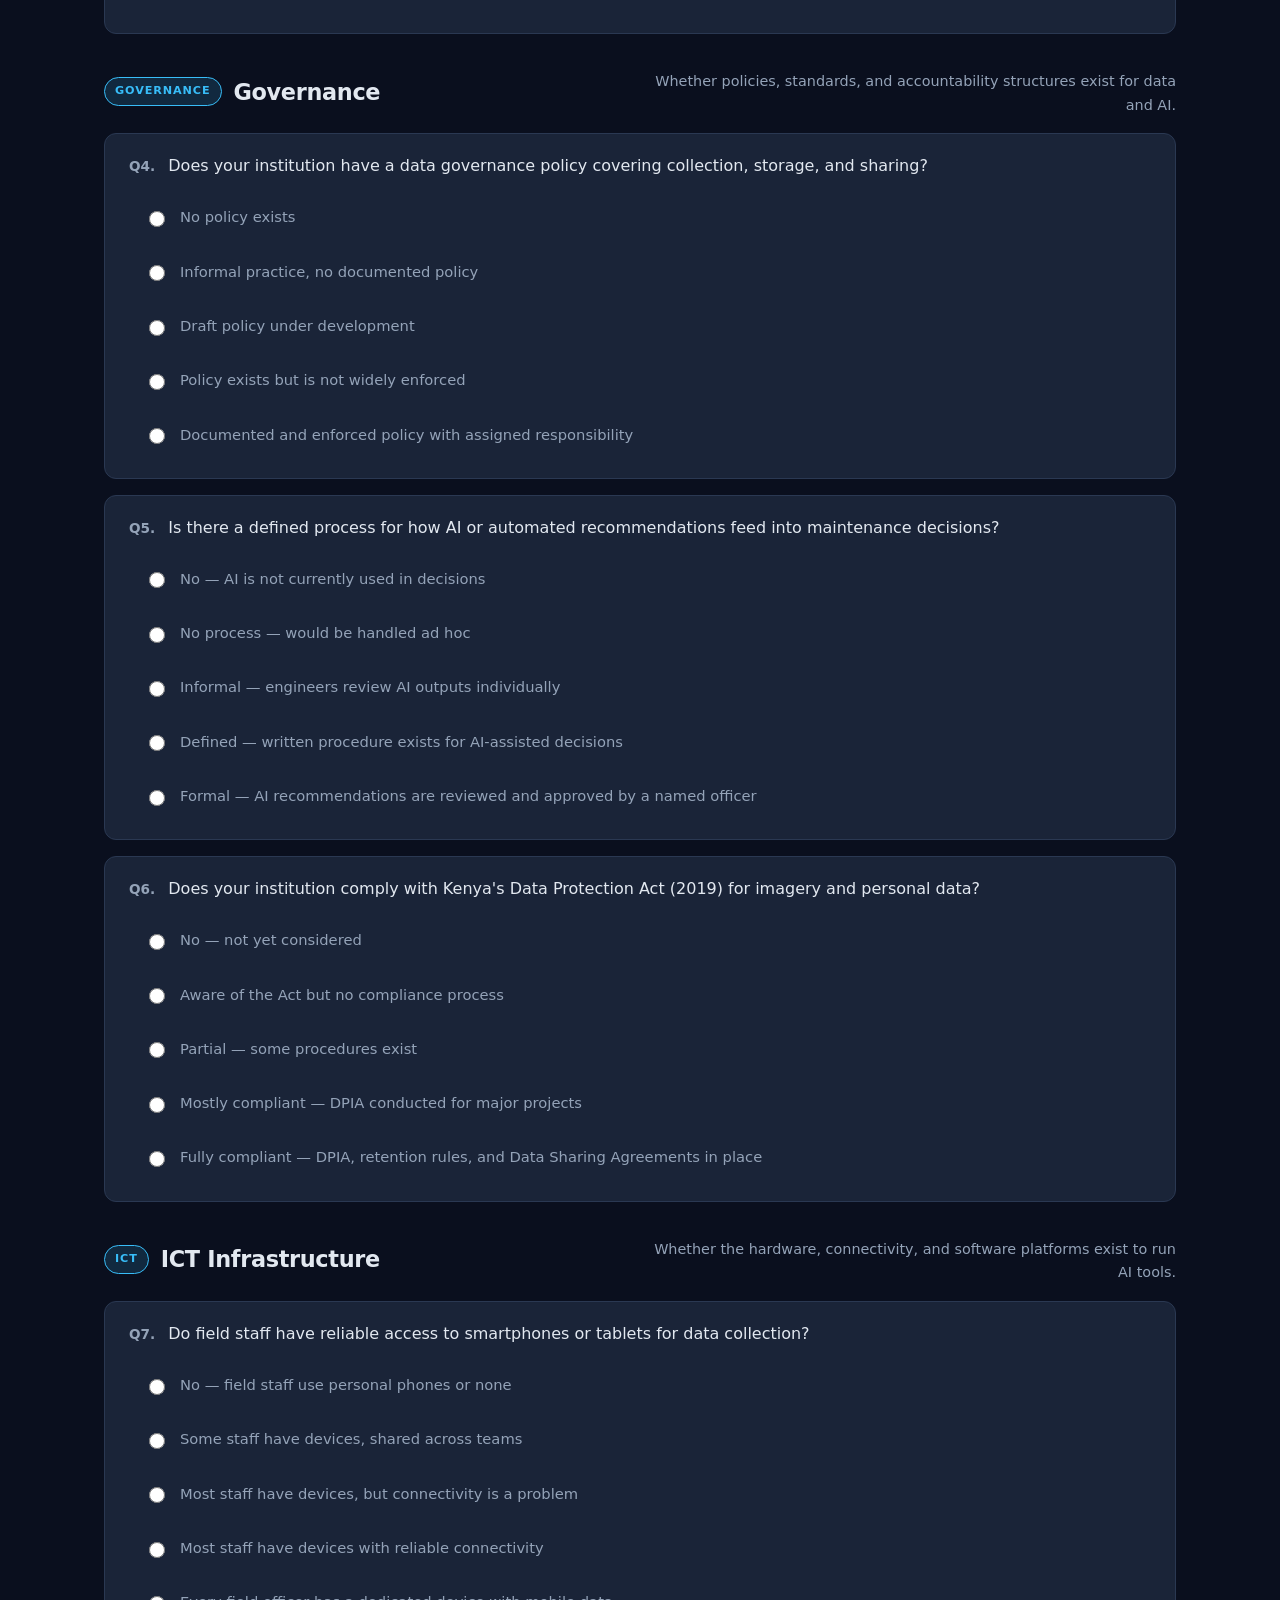
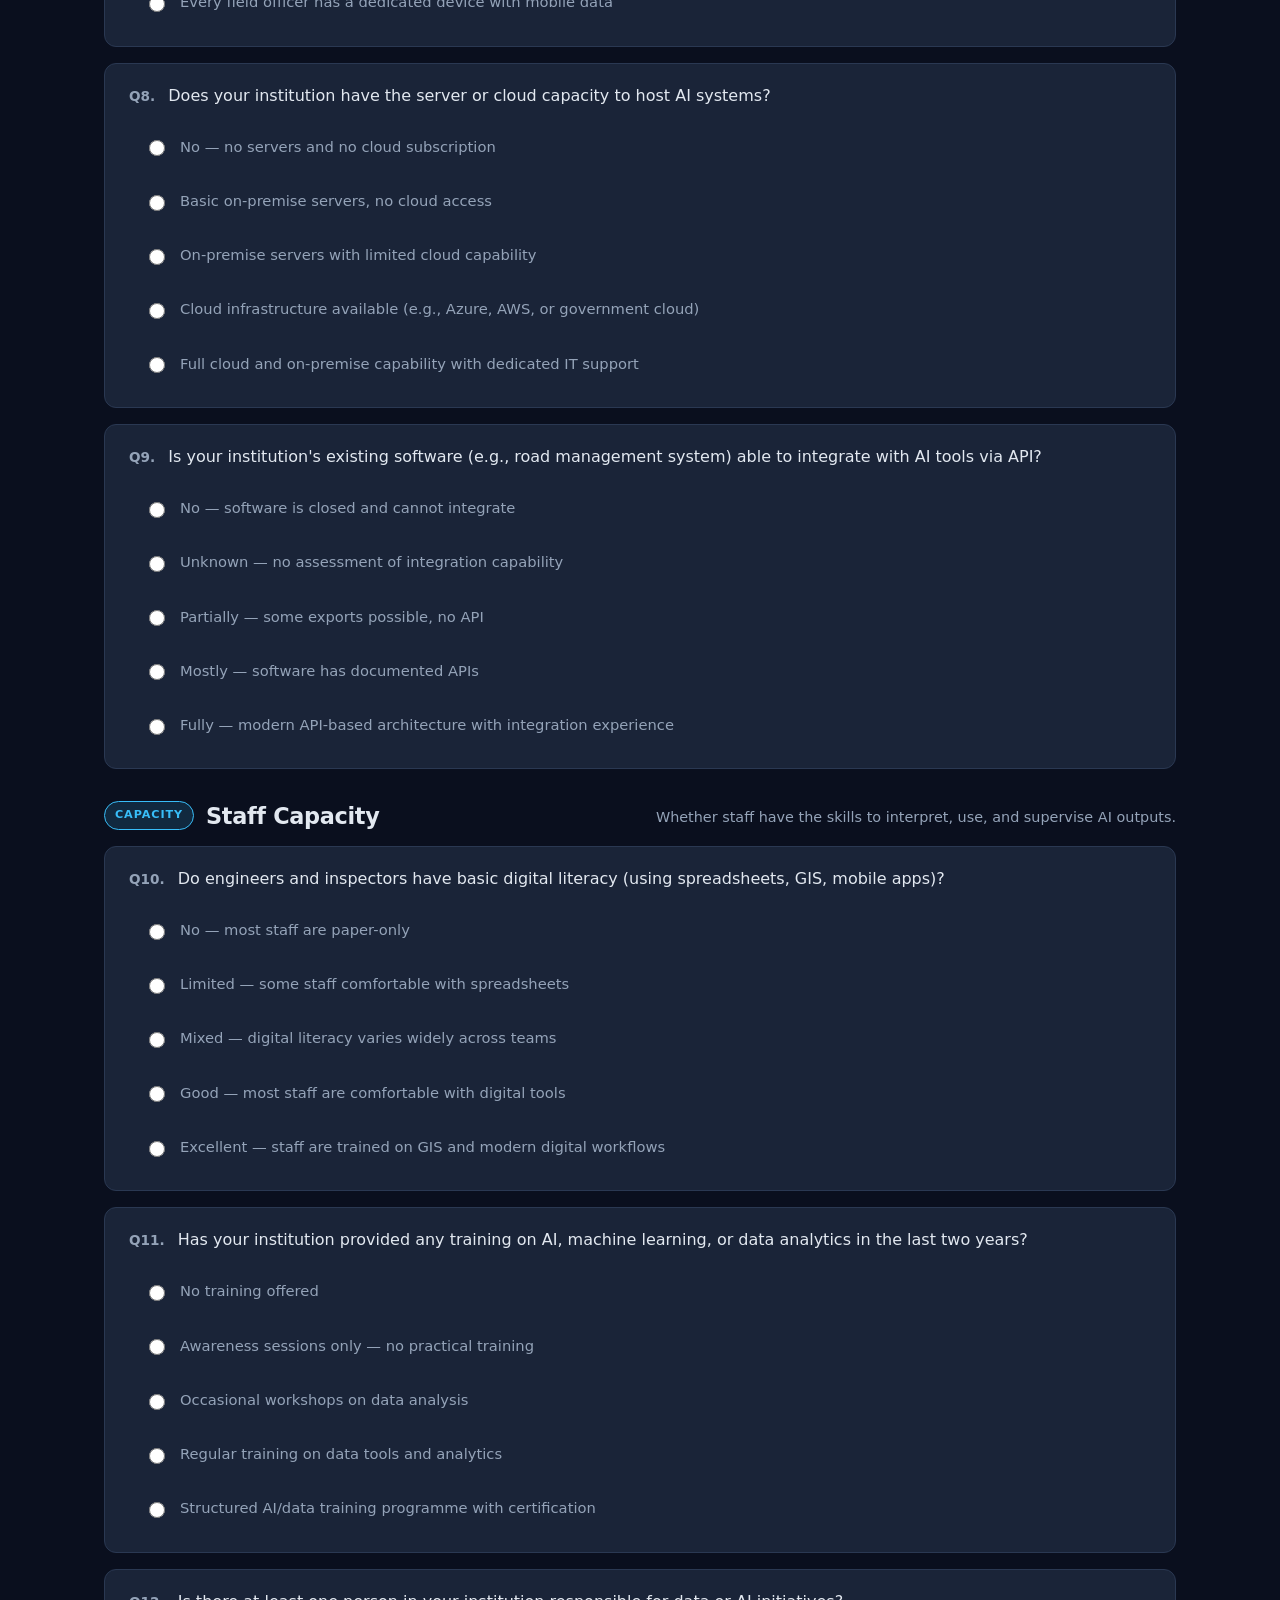
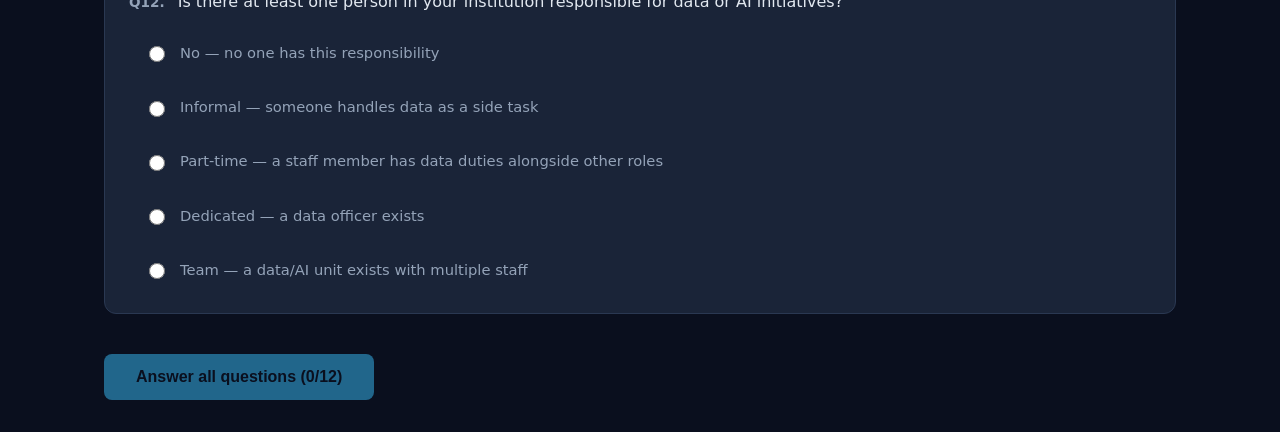
<file: readiness.html>
<!doctype html>
<html lang="en">
<head>
<meta charset="utf-8">
<meta name="viewport" content="width=device-width, initial-scale=1">
<title>AI-Readiness Assessment — AI Barabara</title>
<meta name="description" content="Institutional AI-readiness assessment for road agencies. Covers data availability, governance, ICT infrastructure, and capacity.">
<link rel="stylesheet" href="assets/style.css">

<style>
  
  .intro-box {
    background: var(--card); border: 1px solid var(--border);
    border-radius: 12px; padding: 24px; margin-bottom: 32px;
  }
  .intro-box p { margin: 0 0 12px; color: var(--muted); font-size: 0.95rem; }
  .intro-box p:last-child { margin-bottom: 0; }
  .intro-box strong { color: var(--text); }

  /* --- Progress bar --- */
  .progress-wrap {
    position: sticky; top: 0; z-index: 10;
    background: rgba(10, 15, 30, 0.95);
    backdrop-filter: blur(12px);
    padding: 16px 0; margin-bottom: 24px;
    border-bottom: 1px solid var(--border);
  }
  .progress-info {
    display: flex; justify-content: space-between; align-items: center;
    font-size: 0.85rem; color: var(--muted); margin-bottom: 8px;
  }
  .progress-bar {
    height: 6px; background: var(--border);
    border-radius: 999px; overflow: hidden;
  }
  .progress-fill {
    height: 100%; background: var(--accent);
    width: 0%; transition: width 0.3s ease;
    border-radius: 999px;
  }

  /* --- Questions --- */
  .dimension-header {
    display: flex; align-items: center; gap: 12px;
    margin: 32px 0 16px;
  }
  .dimension-header .tag {
    background: rgba(56, 189, 248, 0.15);
    border: 1px solid var(--accent);
    color: var(--accent);
    font-size: 0.7rem; font-weight: 700;
    letter-spacing: 0.08em; padding: 4px 10px;
    border-radius: 999px; text-transform: uppercase;
  }
  .dimension-header h2 {
    font-size: 1.4rem; margin: 0; font-weight: 600;
  }
  .dimension-header .desc {
    color: var(--muted); font-size: 0.9rem; margin-top: 4px;
  }

  .question {
    background: var(--card); border: 1px solid var(--border);
    border-radius: 12px; padding: 20px 24px; margin-bottom: 16px;
  }
  .question-text {
    font-size: 1rem; font-weight: 500; margin-bottom: 16px;
    line-height: 1.5;
  }
  .question-text .num {
    color: var(--muted); font-size: 0.85rem; font-weight: 600;
    margin-right: 8px;
  }

  /* --- Likert options --- */
  .options { display: flex; flex-direction: column; gap: 8px; }
  .option {
    display: flex; align-items: center; gap: 12px;
    padding: 10px 14px; border-radius: 8px;
    cursor: pointer; font-size: 0.92rem;
    border: 1px solid transparent;
    transition: all 0.15s;
    color: var(--muted);
  }
  .option:hover {
    background: rgba(56, 189, 248, 0.05);
    border-color: var(--border);
    color: var(--text);
  }
  .option input[type="radio"] {
    accent-color: var(--accent);
    width: 16px; height: 16px;
    cursor: pointer; flex-shrink: 0;
  }
  .option.selected {
    background: rgba(56, 189, 248, 0.08);
    border-color: var(--accent);
    color: var(--text);
  }

  /* --- Submit button --- */
  .submit-row {
    margin-top: 40px; display: flex; gap: 16px; align-items: center;
    flex-wrap: wrap;
  }
  button {
    background: var(--accent); color: #0a0f1e; border: 0;
    padding: 14px 32px; border-radius: 8px; font-weight: 700;
    cursor: pointer; font-size: 1rem; transition: background 0.15s;
  }
  button:hover:not(:disabled) { background: #7dd3fc; }
  button:disabled { opacity: 0.5; cursor: not-allowed; }
  button.secondary {
    background: transparent; color: var(--text);
    border: 1px solid var(--border);
  }
  button.secondary:hover:not(:disabled) {
    border-color: var(--accent); color: var(--accent);
    background: transparent;
  }
  .status { color: var(--muted); font-size: 0.9rem; }

  /* --- Results section --- */
  .results {
    display: none; margin-top: 48px;
    background: linear-gradient(135deg, #1a2438, #111a2e);
    border: 1px solid var(--accent);
    border-radius: 16px; padding: 40px;
  }
  .results.active { display: block; animation: fadeIn 0.5s ease; }
  @keyframes fadeIn { from { opacity: 0; } to { opacity: 1; } }

  .results-header {
    text-align: center; margin-bottom: 32px;
    padding-bottom: 32px; border-bottom: 1px solid var(--border);
  }
  .results-header h2 { margin: 0 0 8px; font-size: 1.5rem; }
  .readiness-level {
    font-size: 0.85rem; color: var(--muted);
    text-transform: uppercase; letter-spacing: 0.1em;
    margin-bottom: 16px;
  }
  .big-score {
    font-size: 4rem; font-weight: 700; line-height: 1;
    color: var(--accent); margin: 8px 0;
  }
  .big-score-label { font-size: 1rem; color: var(--muted); }

  .verdict {
    display: inline-block; padding: 6px 16px;
    border-radius: 999px; font-size: 0.85rem;
    font-weight: 700; margin-top: 12px;
    letter-spacing: 0.03em;
  }

  /* --- Radar chart --- */
  .radar-wrap {
    display: flex; justify-content: center;
    margin: 32px 0; position: relative;
  }
  .radar-chart {
    max-width: 360px; width: 100%;
    height: auto;
  }

  /* --- Dimension scores --- */
  .dimension-list {
    display: grid; grid-template-columns: 1fr 1fr; gap: 16px;
    margin-top: 24px;
  }
  @media (max-width: 720px) {
    .dimension-list { grid-template-columns: 1fr; }
  }
  .dimension-row {
    background: rgba(10, 15, 30, 0.6);
    border: 1px solid var(--border);
    border-radius: 10px; padding: 16px 20px;
  }
  .dimension-row .label {
    display: flex; justify-content: space-between;
    align-items: center; margin-bottom: 10px;
  }
  .dimension-row .label .name {
    font-weight: 600; font-size: 0.95rem;
  }
  .dimension-row .label .value {
    font-size: 0.95rem; font-weight: 700;
  }
  .dimension-row .bar-bg {
    height: 8px; background: var(--border);
    border-radius: 999px; overflow: hidden;
  }
  .dimension-row .bar-fill {
    height: 100%; border-radius: 999px;
    transition: width 0.6s ease;
  }

  /* --- Recommendations --- */
  .recommendations {
    margin-top: 32px; padding: 24px;
    background: rgba(56, 189, 248, 0.05);
    border-left: 3px solid var(--accent);
    border-radius: 8px;
  }
  .recommendations h3 {
    margin: 0 0 16px; font-size: 1rem;
    color: var(--accent);
  }
  .recommendations ul {
    margin: 0; padding-left: 20px;
    color: var(--text); font-size: 0.92rem;
    line-height: 1.6;
  }
  .recommendations li { margin-bottom: 10px; }
  .recommendations li strong { color: var(--accent); }
  
</style>
</head>
<body class="page-padded">

<div class="wrap">
  <p><a href="index.html">← Home</a></p>
  <h1>AI-Readiness Assessment</h1>
  <p class="subtitle">
    Existing Software Study · Stage 2 of the AI Barabara methodology
  </p>

  <div class="intro-box">
    <p>
      Before deploying AI into a road agency, you need to know whether the
      institution is ready to absorb it. This assessment covers the four
      dimensions that matter most: <strong>data availability</strong>,
      <strong>governance</strong>, <strong>ICT infrastructure</strong>, and
      <strong>staff capacity</strong>.
    </p>
    <p>
      Answer the 12 questions below based on the current state of your
      institution. The assessment takes about 5 minutes. Your answers stay
      in your browser — nothing is sent to a server.
    </p>
  </div>

  <div class="progress-wrap">
    <div class="progress-info">
      <span id="progress-label">0 of 12 answered</span>
      <span id="progress-percent">0%</span>
    </div>
    <div class="progress-bar">
      <div class="progress-fill" id="progress-fill"></div>
    </div>
  </div>

  <form id="assessment-form">
    <!-- Questions injected by JS -->
  </form>

  <div class="submit-row">
    <button type="button" id="submit-btn" disabled>Show my readiness score</button>
    <button type="button" class="secondary" id="reset-btn" style="display:none">Reset</button>
    <span class="status" id="status"></span>
  </div>

  <!-- Results -->
  <div class="results" id="results">
    <div class="results-header">
      <div class="readiness-level">Your institution's AI-Readiness</div>
      <div class="big-score" id="big-score">0%</div>
      <div class="big-score-label">overall readiness score</div>
      <div class="verdict" id="verdict">—</div>
    </div>

    <div class="radar-wrap">
      <svg class="radar-chart" id="radar" viewBox="0 0 300 300"></svg>
    </div>

    <div class="dimension-list" id="dimension-list"></div>

    <div class="recommendations">
      <h3>Recommended next steps</h3>
      <ul id="recommendations-list"></ul>
    </div>
  </div>
</div>

<script>
// ---------------------------------------------------------------------------
// Question bank — 12 questions across 4 dimensions
// Each answer has a numeric value (0–4) used for scoring
// ---------------------------------------------------------------------------
const DIMENSIONS = {
  data: {
    name: "Data Availability",
    short: "Data",
    color: "#38bdf8",
    desc: "Whether road condition data exists, is digitised, and is spatially referenced."
  },
  governance: {
    name: "Governance",
    short: "Governance",
    color: "#10b981",
    desc: "Whether policies, standards, and accountability structures exist for data and AI."
  },
  ict: {
    name: "ICT Infrastructure",
    short: "ICT",
    color: "#f59e0b",
    desc: "Whether the hardware, connectivity, and software platforms exist to run AI tools."
  },
  capacity: {
    name: "Staff Capacity",
    short: "Capacity",
    color: "#a855f7",
    desc: "Whether staff have the skills to interpret, use, and supervise AI outputs."
  }
};

const QUESTIONS = [
  // --- DATA AVAILABILITY (3 questions) ---
  {
    id: "q1", dim: "data",
    text: "Does your institution maintain a digital inventory of the road network it manages?",
    answers: [
      "No — records are paper-based or not maintained",
      "Partially — some sections are inventoried",
      "Yes, in spreadsheets or PDF maps",
      "Yes, in a GIS database",
      "Yes — fully integrated with a road management system"
    ]
  },
  {
    id: "q2", dim: "data",
    text: "Are road condition inspections digitised at the point of collection?",
    answers: [
      "No — inspections are entirely manual and paper-based",
      "Occasionally — some teams use tablets",
      "Sometimes — mixed paper and digital",
      "Mostly — digital with manual upload at the office",
      "Yes — mobile collection with real-time sync"
    ]
  },
  {
    id: "q3", dim: "data",
    text: "Is collected road data spatially referenced (with GPS coordinates or chainage)?",
    answers: [
      "No — records are text-only",
      "Rarely — some records have approximate locations",
      "Sometimes — GPS is recorded but inconsistently",
      "Mostly — GPS or chainage recorded for most inspections",
      "Yes — all inspection data is georeferenced and linked to the network"
    ]
  },

  // --- GOVERNANCE (3 questions) ---
  {
    id: "q4", dim: "governance",
    text: "Does your institution have a data governance policy covering collection, storage, and sharing?",
    answers: [
      "No policy exists",
      "Informal practice, no documented policy",
      "Draft policy under development",
      "Policy exists but is not widely enforced",
      "Documented and enforced policy with assigned responsibility"
    ]
  },
  {
    id: "q5", dim: "governance",
    text: "Is there a defined process for how AI or automated recommendations feed into maintenance decisions?",
    answers: [
      "No — AI is not currently used in decisions",
      "No process — would be handled ad hoc",
      "Informal — engineers review AI outputs individually",
      "Defined — written procedure exists for AI-assisted decisions",
      "Formal — AI recommendations are reviewed and approved by a named officer"
    ]
  },
  {
    id: "q6", dim: "governance",
    text: "Does your institution comply with Kenya's Data Protection Act (2019) for imagery and personal data?",
    answers: [
      "No — not yet considered",
      "Aware of the Act but no compliance process",
      "Partial — some procedures exist",
      "Mostly compliant — DPIA conducted for major projects",
      "Fully compliant — DPIA, retention rules, and Data Sharing Agreements in place"
    ]
  },

  // --- ICT INFRASTRUCTURE (3 questions) ---
  {
    id: "q7", dim: "ict",
    text: "Do field staff have reliable access to smartphones or tablets for data collection?",
    answers: [
      "No — field staff use personal phones or none",
      "Some staff have devices, shared across teams",
      "Most staff have devices, but connectivity is a problem",
      "Most staff have devices with reliable connectivity",
      "Every field officer has a dedicated device with mobile data"
    ]
  },
  {
    id: "q8", dim: "ict",
    text: "Does your institution have the server or cloud capacity to host AI systems?",
    answers: [
      "No — no servers and no cloud subscription",
      "Basic on-premise servers, no cloud access",
      "On-premise servers with limited cloud capability",
      "Cloud infrastructure available (e.g., Azure, AWS, or government cloud)",
      "Full cloud and on-premise capability with dedicated IT support"
    ]
  },
  {
    id: "q9", dim: "ict",
    text: "Is your institution's existing software (e.g., road management system) able to integrate with AI tools via API?",
    answers: [
      "No — software is closed and cannot integrate",
      "Unknown — no assessment of integration capability",
      "Partially — some exports possible, no API",
      "Mostly — software has documented APIs",
      "Fully — modern API-based architecture with integration experience"
    ]
  },

  // --- STAFF CAPACITY (3 questions) ---
  {
    id: "q10", dim: "capacity",
    text: "Do engineers and inspectors have basic digital literacy (using spreadsheets, GIS, mobile apps)?",
    answers: [
      "No — most staff are paper-only",
      "Limited — some staff comfortable with spreadsheets",
      "Mixed — digital literacy varies widely across teams",
      "Good — most staff are comfortable with digital tools",
      "Excellent — staff are trained on GIS and modern digital workflows"
    ]
  },
  {
    id: "q11", dim: "capacity",
    text: "Has your institution provided any training on AI, machine learning, or data analytics in the last two years?",
    answers: [
      "No training offered",
      "Awareness sessions only — no practical training",
      "Occasional workshops on data analysis",
      "Regular training on data tools and analytics",
      "Structured AI/data training programme with certification"
    ]
  },
  {
    id: "q12", dim: "capacity",
    text: "Is there at least one person in your institution responsible for data or AI initiatives?",
    answers: [
      "No — no one has this responsibility",
      "Informal — someone handles data as a side task",
      "Part-time — a staff member has data duties alongside other roles",
      "Dedicated — a data officer exists",
      "Team — a data/AI unit exists with multiple staff"
    ]
  }
];

// ---------------------------------------------------------------------------
// Render questions
// ---------------------------------------------------------------------------
const form = document.getElementById("assessment-form");

QUESTIONS.forEach((q, i) => {
  const block = document.createElement("div");
  block.className = "question";
  block.dataset.qid = q.id;
  block.dataset.dim = q.dim;

  const qText = document.createElement("div");
  qText.className = "question-text";
  qText.innerHTML = `<span class="num">Q${i + 1}.</span> ${q.text}`;
  block.appendChild(qText);

  const opts = document.createElement("div");
  opts.className = "options";

  q.answers.forEach((ans, j) => {
    const label = document.createElement("label");
    label.className = "option";

    const input = document.createElement("input");
    input.type = "radio";
    input.name = q.id;
    input.value = j;  // 0..4
    input.addEventListener("change", () => {
      // Mark selected
      opts.querySelectorAll(".option").forEach(el => el.classList.remove("selected"));
      label.classList.add("selected");
      updateProgress();
    });

    const text = document.createElement("span");
    text.textContent = ans;

    label.appendChild(input);
    label.appendChild(text);
    opts.appendChild(label);
  });

  block.appendChild(opts);
  form.appendChild(block);
});

// Add dimension headers before groups
// (Insert them before the first question of each dimension)
const questionsInDOM = form.querySelectorAll(".question");
const insertedHeaders = new Set();
questionsInDOM.forEach(qEl => {
  const dim = qEl.dataset.dim;
  if (insertedHeaders.has(dim)) return;
  insertedHeaders.add(dim);

  const header = document.createElement("div");
  header.className = "dimension-header";

  const tag = document.createElement("span");
  tag.className = "tag";
  tag.textContent = DIMENSIONS[dim].short;

  const h2 = document.createElement("h2");
  h2.textContent = DIMENSIONS[dim].name;

  header.appendChild(tag);
  header.appendChild(h2);

  const desc = document.createElement("div");
  desc.className = "desc";
  desc.textContent = DIMENSIONS[dim].desc;
  desc.style.marginLeft = "auto";
  desc.style.maxWidth = "50%";
  desc.style.textAlign = "right";

  // On small screens, don't use margin auto
  if (window.innerWidth < 720) {
    desc.style.marginLeft = "0";
    desc.style.maxWidth = "100%";
    desc.style.textAlign = "left";
    desc.style.marginTop = "8px";
  }

  header.appendChild(desc);

  // Wrap header + first question in a parent so they appear together
  form.insertBefore(header, qEl);
});

// ---------------------------------------------------------------------------
// Progress tracking
// ---------------------------------------------------------------------------
const progressLabel = document.getElementById("progress-label");
const progressPercent = document.getElementById("progress-percent");
const progressFill = document.getElementById("progress-fill");
const submitBtn = document.getElementById("submit-btn");
const resetBtn = document.getElementById("reset-btn");
const results = document.getElementById("results");
const status = document.getElementById("status");

function updateProgress() {
  const answered = new Set();
  QUESTIONS.forEach(q => {
    if (form.querySelector(`input[name="${q.id}"]:checked`)) {
      answered.add(q.id);
    }
  });
  const pct = Math.round((answered.size / QUESTIONS.length) * 100);
  progressLabel.textContent = `${answered.size} of ${QUESTIONS.length} answered`;
  progressPercent.textContent = `${pct}%`;
  progressFill.style.width = `${pct}%`;

  submitBtn.disabled = answered.size < QUESTIONS.length;
  submitBtn.textContent = answered.size < QUESTIONS.length
    ? `Answer all questions (${answered.size}/${QUESTIONS.length})`
    : "Show my readiness score";
}

// ---------------------------------------------------------------------------
// Scoring
// ---------------------------------------------------------------------------
function getScores() {
  const scores = { data: [], governance: [], ict: [], capacity: [] };
  QUESTIONS.forEach(q => {
    const checked = form.querySelector(`input[name="${q.id}"]:checked`);
    if (checked) {
      scores[q.dim].push(Number(checked.value));
    }
  });
  // Convert each dimension's raw values to a percentage (0-4 scale → 0-100%)
  const result = {};
  for (const dim of Object.keys(scores)) {
    const vals = scores[dim];
    const avg = vals.reduce((a, b) => a + b, 0) / vals.length;  // 0..4
    result[dim] = Math.round((avg / 4) * 100);                   // 0..100
  }
  return result;
}

function getReadinessLevel(overall) {
  if (overall >= 80) return { level: "Advanced",      color: "#10b981", text: "Ready for production AI deployment" };
  if (overall >= 60) return { level: "Established",   color: "#84cc16", text: "Ready for a controlled pilot" };
  if (overall >= 40) return { level: "Emerging",      color: "#f59e0b", text: "Ready for proof-of-concept with support" };
  if (overall >= 20) return { level: "Foundational",  color: "#f97316", text: "Requires capacity-building before pilot" };
  return                { level: "Early",         color: "#ef4444", text: "Foundational work needed before AI deployment" };
}

// ---------------------------------------------------------------------------
// Render results
// ---------------------------------------------------------------------------
function showResults() {
  const scores = getScores();
  const overall = Math.round(
    Object.values(scores).reduce((a, b) => a + b, 0) / Object.keys(scores).length
  );
  const readiness = getReadinessLevel(overall);

  // Big score
  document.getElementById("big-score").textContent = `${overall}%`;

  const verdict = document.getElementById("verdict");
  verdict.textContent = readiness.text;
  verdict.style.color = readiness.color;
  verdict.style.background = `${readiness.color}22`;
  verdict.style.border = `1px solid ${readiness.color}66`;

  // Radar chart
  drawRadar(scores);

  // Dimension bars
  const dimList = document.getElementById("dimension-list");
  dimList.innerHTML = "";
  const dimOrder = ["data", "governance", "ict", "capacity"];
  dimOrder.forEach(dim => {
    const value = scores[dim];
    const barColor = value >= 70 ? "#10b981" :
                     value >= 40 ? "#f59e0b" : "#ef4444";
    const row = document.createElement("div");
    row.className = "dimension-row";
    row.innerHTML = `
      <div class="label">
        <span class="name">${DIMENSIONS[dim].name}</span>
        <span class="value" style="color:${barColor}">${value}%</span>
      </div>
      <div class="bar-bg">
        <div class="bar-fill" style="width:${value}%;background:${barColor}"></div>
      </div>`;
    dimList.appendChild(row);
  });

  // Recommendations
  const recList = document.getElementById("recommendations-list");
  recList.innerHTML = "";
  const recs = generateRecommendations(scores, overall);
  recs.forEach(r => {
    const li = document.createElement("li");
    li.innerHTML = `<strong>${r.title}:</strong> ${r.text}`;
    recList.appendChild(li);
  });

  // Show results
  results.classList.add("active");
  submitBtn.style.display = "none";
  resetBtn.style.display = "inline-block";
  status.textContent = "";
  results.scrollIntoView({ behavior: "smooth", block: "start" });
}

function generateRecommendations(scores, overall) {
  const recs = [];

  if (scores.data < 60) {
    recs.push({
      title: "Digitise road condition data first",
      text: "Before deploying AI, establish a baseline digital inventory of the network. Even a spreadsheet-based inventory with GPS coordinates is a valid starting point; the ARICS module can add to it incrementally."
    });
  }
  if (scores.governance < 60) {
    recs.push({
      title: "Establish an AI decision procedure",
      text: "Draft a written procedure for how AI recommendations feed into maintenance decisions — including who reviews, who approves, and how disagreements are recorded. This protects both the institution and its engineers."
    });
  }
  if (scores.ict < 60) {
    recs.push({
      title: "Address ICT infrastructure gaps",
      text: "Prioritise field devices for inspectors and reliable connectivity at key offices. The ARICS module is designed for smartphone capture, so only basic device access is required to start."
    });
  }
  if (scores.capacity < 60) {
    recs.push({
      title: "Invest in staff digital skills",
      text: "Train at least one data officer and five field engineers on basic digital tools (spreadsheets, GPS apps, GIS viewing) before any AI deployment. The AI Barabara training programme is designed for non-specialist staff."
    });
  }
  if (overall >= 60) {
    recs.push({
      title: "Ready for a controlled pilot",
      text: "Your institution has the baseline conditions for a Phase 1 pilot. Focus on a single KURA case project, measure outcomes over 3 months, and use the results to justify broader deployment."
    });
  } else if (overall >= 40) {
    recs.push({
      title: "Start with a proof-of-concept on one road",
      text: "A single-section ARICS pilot on one high-priority road can demonstrate value before broader investment. Use the outputs to build the case for capacity-building across the institution."
    });
  } else {
    recs.push({
      title: "Build foundational capability first",
      text: "AI deployment requires a baseline of data, governance, and skills. Rather than attempting a pilot immediately, consider a 6-12 month capacity-building programme focused on digitisation and staff training."
    });
  }
  return recs;
}

// ---------------------------------------------------------------------------
// Radar chart (pure SVG)
// ---------------------------------------------------------------------------
function drawRadar(scores) {
  const svg = document.getElementById("radar");
  const cx = 150, cy = 150, maxR = 100;
  const dims = ["data", "governance", "ict", "capacity"];
  const n = dims.length;
  const angleStep = (2 * Math.PI) / n;
  const startAngle = -Math.PI / 2;  // start at top

  svg.innerHTML = "";

  // Background rings (25%, 50%, 75%, 100%)
  [0.25, 0.5, 0.75, 1.0].forEach(frac => {
    const r = maxR * frac;
    const points = dims.map((_, i) => {
      const angle = startAngle + i * angleStep;
      return `${cx + r * Math.cos(angle)},${cy + r * Math.sin(angle)}`;
    }).join(" ");
    const polygon = document.createElementNS("http://www.w3.org/2000/svg", "polygon");
    polygon.setAttribute("points", points);
    polygon.setAttribute("fill", "none");
    polygon.setAttribute("stroke", "#2a3852");
    polygon.setAttribute("stroke-width", "1");
    svg.appendChild(polygon);
  });

  // Axes
  dims.forEach((_, i) => {
    const angle = startAngle + i * angleStep;
    const x2 = cx + maxR * Math.cos(angle);
    const y2 = cy + maxR * Math.sin(angle);
    const line = document.createElementNS("http://www.w3.org/2000/svg", "line");
    line.setAttribute("x1", cx);
    line.setAttribute("y1", cy);
    line.setAttribute("x2", x2);
    line.setAttribute("y2", y2);
    line.setAttribute("stroke", "#2a3852");
    line.setAttribute("stroke-width", "1");
    svg.appendChild(line);
  });

  // Data polygon
  const dataPoints = dims.map((dim, i) => {
    const angle = startAngle + i * angleStep;
    const value = scores[dim] / 100;
    const r = maxR * value;
    return `${cx + r * Math.cos(angle)},${cy + r * Math.sin(angle)}`;
  }).join(" ");

  const dataPolygon = document.createElementNS("http://www.w3.org/2000/svg", "polygon");
  dataPolygon.setAttribute("points", dataPoints);
  dataPolygon.setAttribute("fill", "#38bdf822");
  dataPolygon.setAttribute("stroke", "#38bdf8");
  dataPolygon.setAttribute("stroke-width", "2");
  svg.appendChild(dataPolygon);

  // Data dots
  dims.forEach((dim, i) => {
    const angle = startAngle + i * angleStep;
    const value = scores[dim] / 100;
    const r = maxR * value;
    const x = cx + r * Math.cos(angle);
    const y = cy + r * Math.sin(angle);
    const circle = document.createElementNS("http://www.w3.org/2000/svg", "circle");
    circle.setAttribute("cx", x);
    circle.setAttribute("cy", y);
    circle.setAttribute("r", "4");
    circle.setAttribute("fill", "#38bdf8");
    svg.appendChild(circle);
  });

  // Labels
  const labels = { data: "Data", governance: "Governance", ict: "ICT", capacity: "Capacity" };
  dims.forEach((dim, i) => {
    const angle = startAngle + i * angleStep;
    const labelR = maxR + 30;
    const x = cx + labelR * Math.cos(angle);
    const y = cy + labelR * Math.sin(angle);
    const text = document.createElementNS("http://www.w3.org/2000/svg", "text");
    text.setAttribute("x", x);
    text.setAttribute("y", y);
    text.setAttribute("text-anchor", "middle");
    text.setAttribute("dominant-baseline", "middle");
    text.setAttribute("fill", "#94a3b8");
    text.setAttribute("font-size", "12");
    text.setAttribute("font-weight", "600");
    text.textContent = labels[dim];
    svg.appendChild(text);
  });
}

// ---------------------------------------------------------------------------
// Reset
// ---------------------------------------------------------------------------
function resetAssessment() {
  form.reset();
  form.querySelectorAll(".option").forEach(el => el.classList.remove("selected"));
  results.classList.remove("active");
  submitBtn.style.display = "inline-block";
  resetBtn.style.display = "none";
  updateProgress();
  window.scrollTo({ top: 0, behavior: "smooth" });
}

// ---------------------------------------------------------------------------
// Event listeners
// ---------------------------------------------------------------------------
submitBtn.addEventListener("click", showResults);
resetBtn.addEventListener("click", resetAssessment);

// Initial progress
updateProgress();
</script>

</body>
</html>
</file>
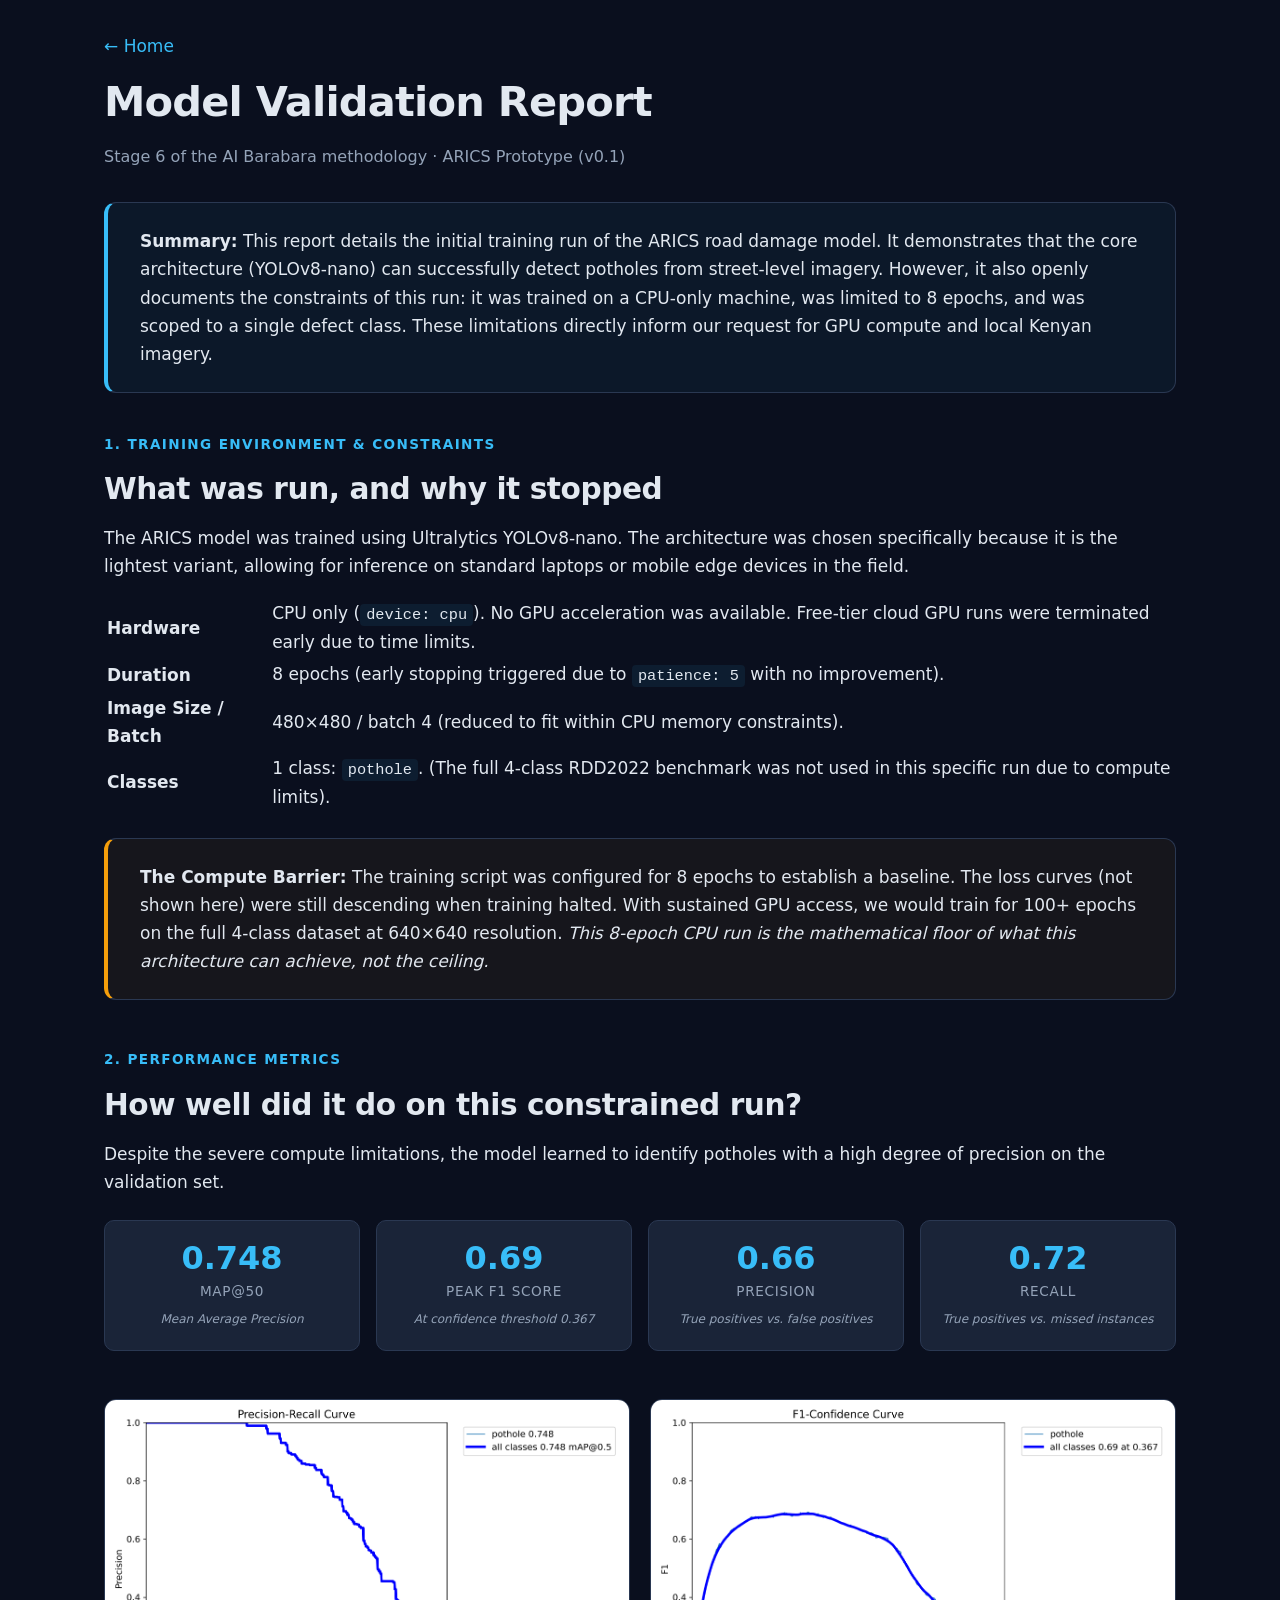
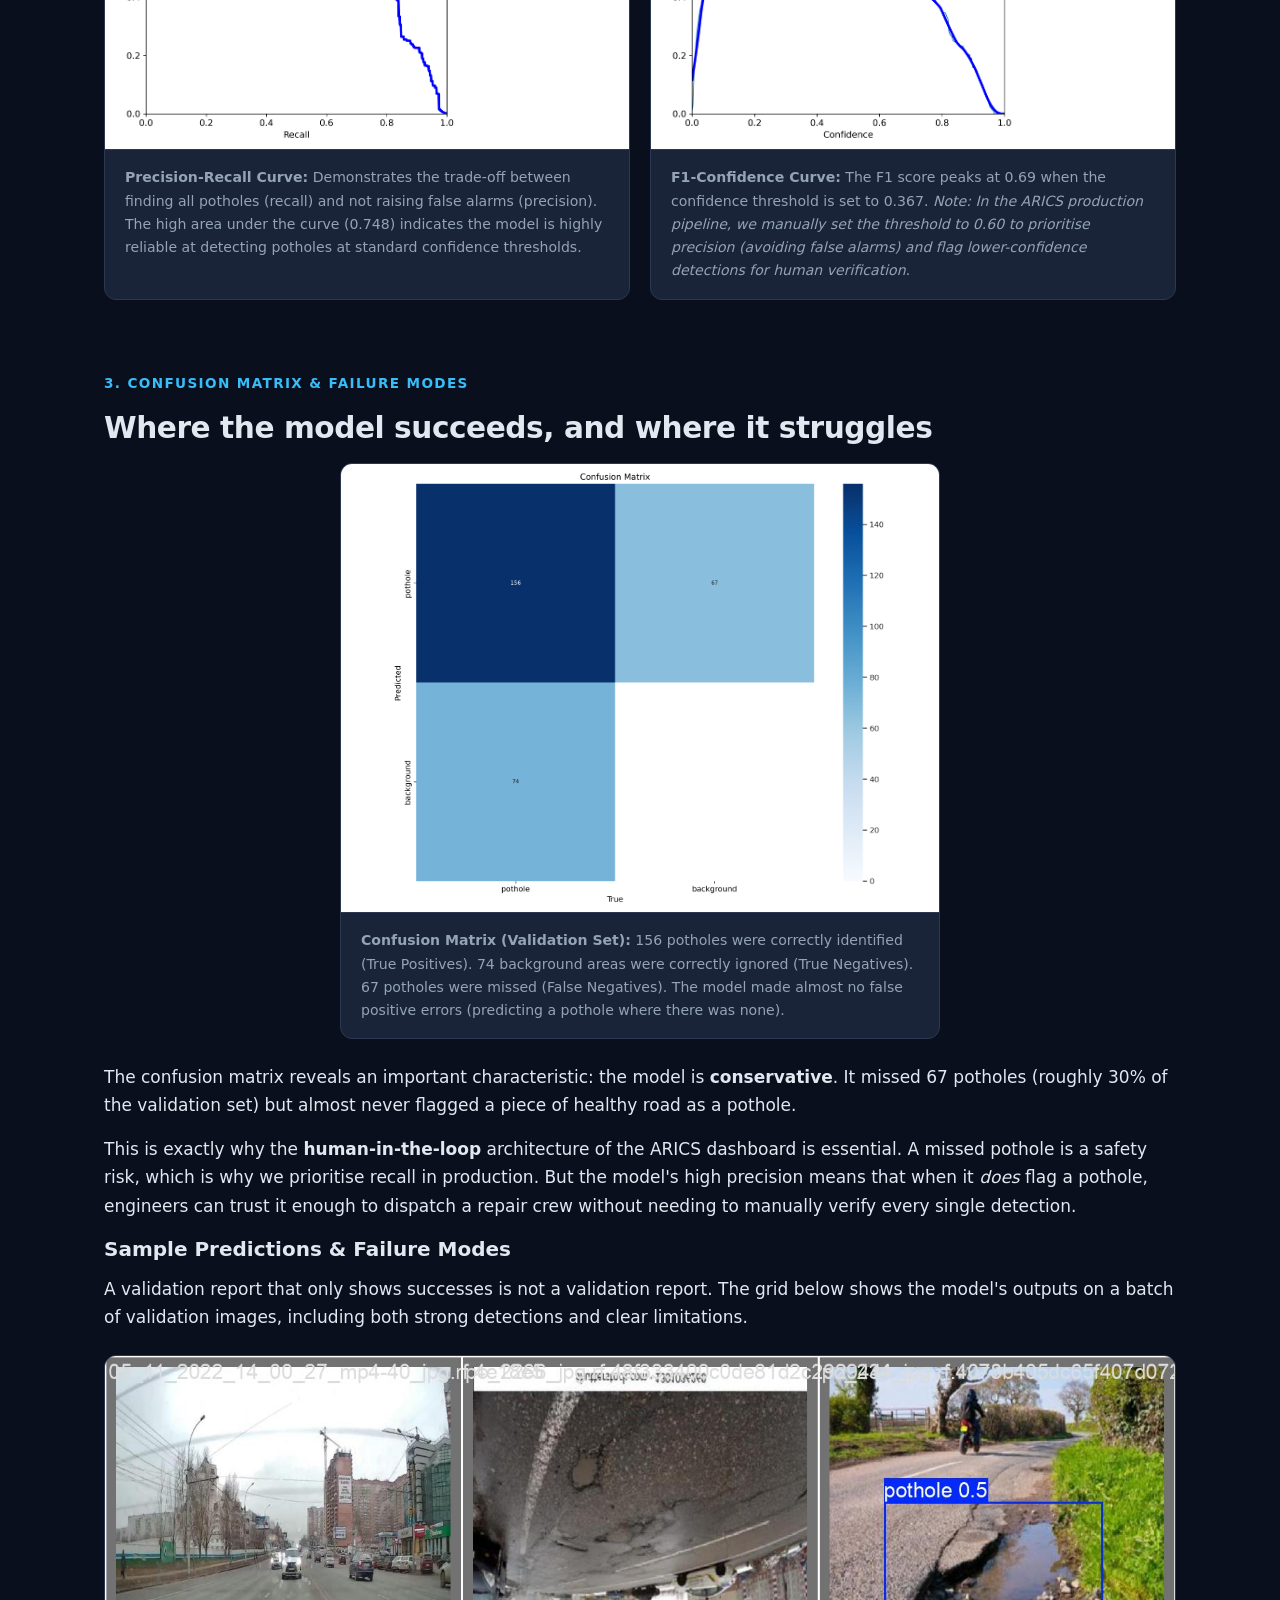
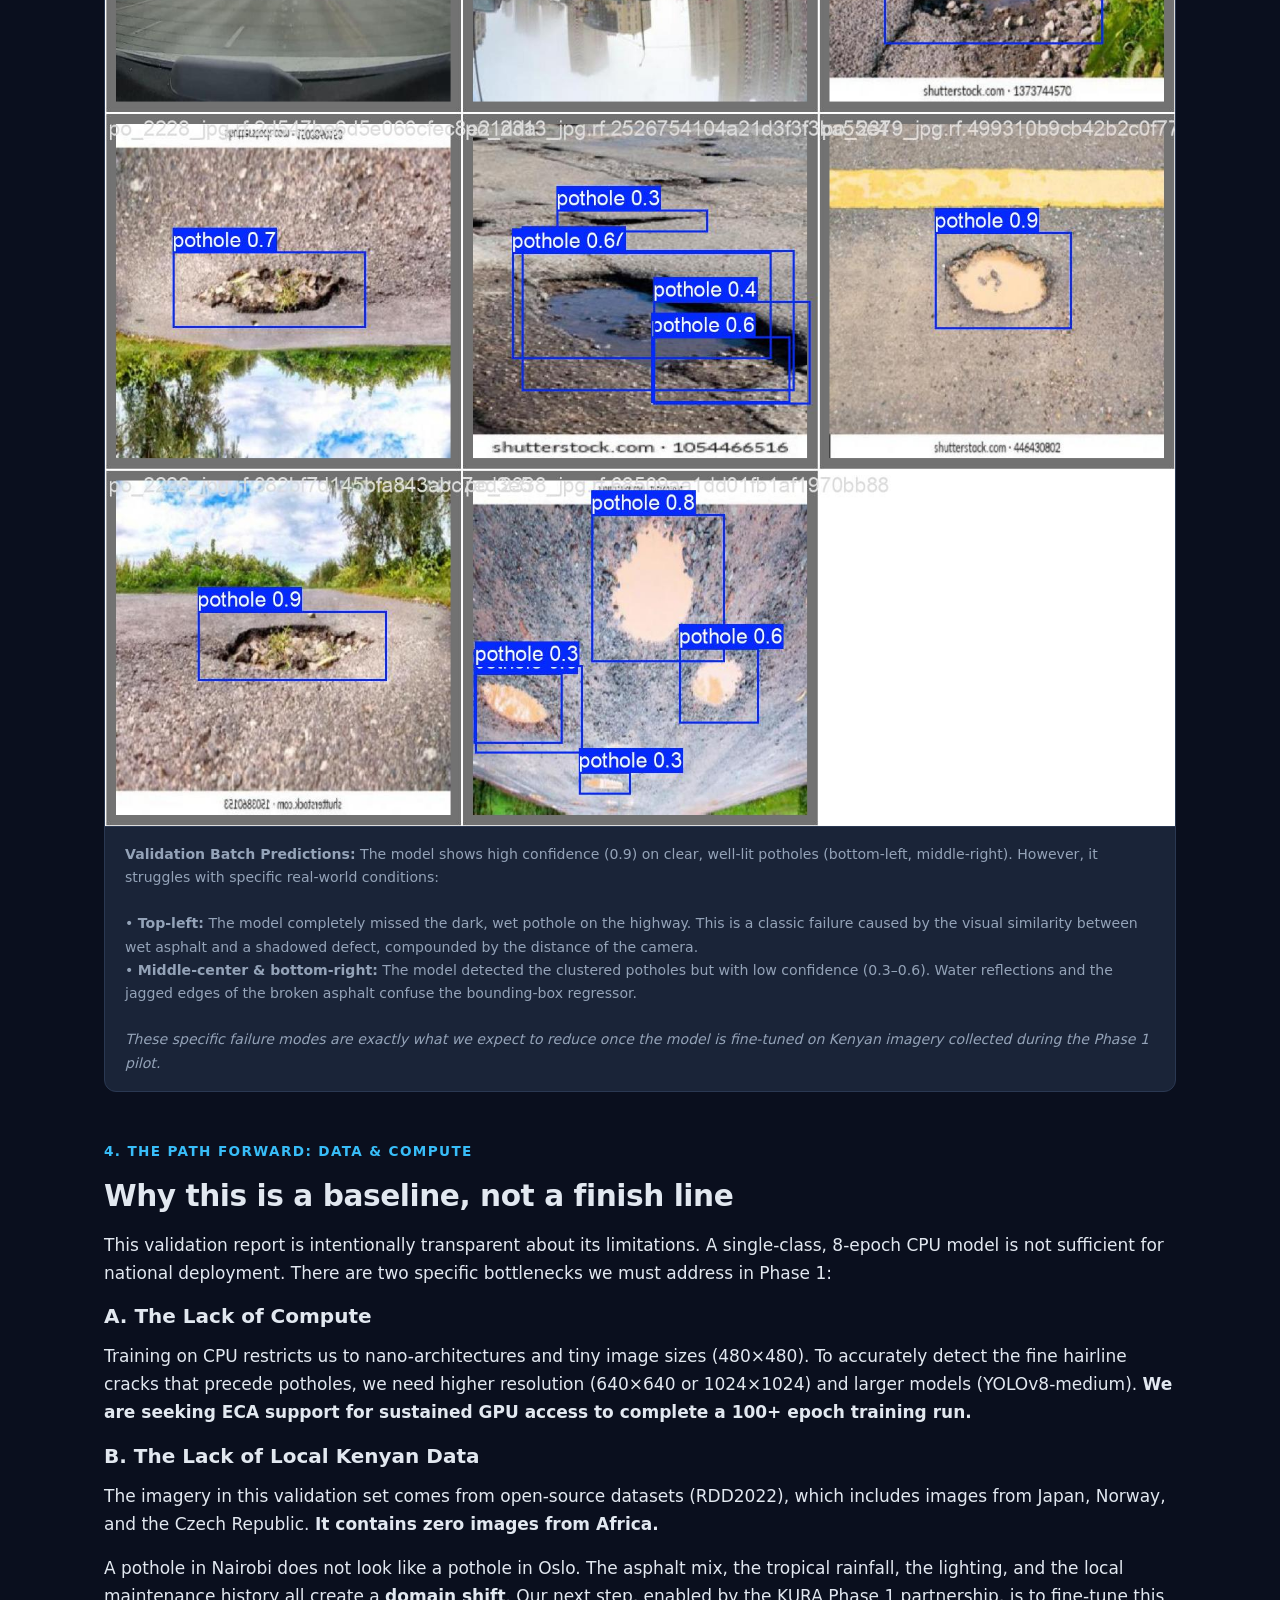
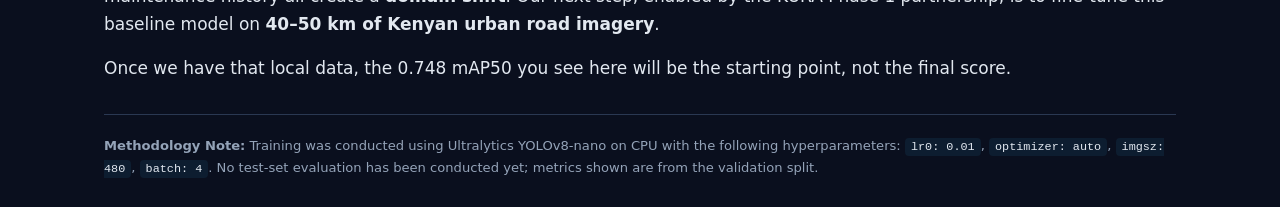
<file: validation.html>
<!doctype html>
<html lang="en">
<head>
<meta charset="utf-8">
<meta name="viewport" content="width=device-width, initial-scale=1">
<title>Model Validation Report — AI Barabara</title>
<meta name="description" content="Validation report for the ARICS road damage model. Honest metrics, compute constraints, and the path forward for Kenyan data.">
<link rel="stylesheet" href="assets/style.css">

<style>
   
  
   
  /* --- Callout boxes --- */
  .callout {
    background: var(--card); border: 1px solid var(--border);
    border-radius: 12px; padding: 24px 32px; margin: 24px 0;
  }
  .callout.warning {
    background: rgba(245, 158, 11, 0.05);
    border-left: 4px solid var(--warn);
    border-color: var(--border);
    border-left-color: var(--warn);
  }
  .callout.info {
    background: rgba(56, 189, 248, 0.05);
    border-left: 4px solid var(--accent);
    border-color: var(--border);
    border-left-color: var(--accent);
  }
  .callout p:last-child { margin-bottom: 0; }

  /* --- Metric Grid --- */
  .metrics-grid {
    display: grid; grid-template-columns: repeat(auto-fit, minmax(200px, 1fr));
    gap: 16px; margin: 24px 0;
  }
  .metric-card {
    background: var(--card); border: 1px solid var(--border);
    border-radius: 10px; padding: 20px; text-align: center;
  }
  .metric-card .value {
    font-size: 2rem; font-weight: 700; color: var(--accent);
    line-height: 1.1; margin-bottom: 4px;
  }
  .metric-card .label {
    font-size: 0.85rem; color: var(--muted);
    text-transform: uppercase; letter-spacing: 0.05em;
  }
  .metric-card .note {
    font-size: 0.75rem; color: var(--muted); margin-top: 8px;
    font-style: italic;
  }

  /* --- Image Panels --- */
  .img-panel {
    background: var(--card); border: 1px solid var(--border);
    border-radius: 12px; overflow: hidden; margin: 24px 0;
  }
  .img-panel .caption {
    padding: 16px 20px; border-top: 1px solid var(--border);
    font-size: 0.88rem; color: var(--muted);
  }
  .img-panel img {
    width: 100%; display: block; background: #fff; /* White background for matplotlib charts */
  }
  
  .two-col {
    display: grid; grid-template-columns: 1fr 1fr; gap: 20px;
  }
  @media (max-width: 720px) { .two-col { grid-template-columns: 1fr; } }

  /* --- Table --- */
  

  .footnote {
    font-size: 0.82rem; color: var(--muted);
    margin-top: 32px; padding-top: 20px;
    border-top: 1px solid var(--border);
  }
</style>
</head>
<body class="page-padded">

<div class="wrap">
  <p><a href="index.html">← Home</a></p>
  <h1>Model Validation Report</h1>
  <p class="subtitle">
    Stage 6 of the AI Barabara methodology · ARICS Prototype (v0.1)
  </p>

  <div class="callout info">
    <p>
      <strong>Summary:</strong> This report details the initial training run of the ARICS road damage model. 
      It demonstrates that the core architecture (YOLOv8-nano) can successfully detect potholes from street-level imagery. 
      However, it also openly documents the constraints of this run: it was trained on a CPU-only machine, 
      was limited to 8 epochs, and was scoped to a single defect class. These limitations directly inform our 
      request for GPU compute and local Kenyan imagery.
    </p>
  </div>

  <div class="kicker" style="margin-top: 40px;">1. Training Environment & Constraints</div>
  <h2>What was run, and why it stopped</h2>
  <p>
    The ARICS model was trained using Ultralytics YOLOv8-nano. The architecture was chosen specifically because it is the lightest variant, allowing for inference on standard laptops or mobile edge devices in the field.
  </p>

  <table>
    <tbody>
      <tr>
        <td><strong>Hardware</strong></td>
        <td>CPU only (<code>device: cpu</code>). No GPU acceleration was available. Free-tier cloud GPU runs were terminated early due to time limits.</td>
      </tr>
      <tr>
        <td><strong>Duration</strong></td>
        <td>8 epochs (early stopping triggered due to <code>patience: 5</code> with no improvement).</td>
      </tr>
      <tr>
        <td><strong>Image Size / Batch</strong></td>
        <td>480×480 / batch 4 (reduced to fit within CPU memory constraints).</td>
      </tr>
      <tr>
        <td><strong>Classes</strong></td>
        <td>1 class: <code>pothole</code>. (The full 4-class RDD2022 benchmark was not used in this specific run due to compute limits).</td>
      </tr>
    </tbody>
  </table>

  <div class="callout warning">
    <p>
      <strong>The Compute Barrier:</strong> The training script was configured for 8 epochs to establish a baseline. 
      The loss curves (not shown here) were still descending when training halted. 
      With sustained GPU access, we would train for 100+ epochs on the full 4-class dataset at 640×640 resolution. 
      <em>This 8-epoch CPU run is the mathematical floor of what this architecture can achieve, not the ceiling.</em>
    </p>
  </div>

  <div class="kicker" style="margin-top: 48px;">2. Performance Metrics</div>
  <h2>How well did it do on this constrained run?</h2>
  <p>
    Despite the severe compute limitations, the model learned to identify potholes with a high degree of precision on the validation set.
  </p>

  <div class="metrics-grid">
    <div class="metric-card">
      <div class="value">0.748</div>
      <div class="label">mAP@50</div>
      <div class="note">Mean Average Precision</div>
    </div>
    <div class="metric-card">
      <div class="value">0.69</div>
      <div class="label">Peak F1 Score</div>
      <div class="note">At confidence threshold 0.367</div>
    </div>
    <div class="metric-card">
      <div class="value">0.66</div>
      <div class="label">Precision</div>
      <div class="note">True positives vs. false positives</div>
    </div>
    <div class="metric-card">
      <div class="value">0.72</div>
      <div class="label">Recall</div>
      <div class="note">True positives vs. missed instances</div>
    </div>
  </div>

  <div class="two-col">
    <div class="img-panel">
      <img src="images/val-pr-curve.png" alt="Precision-Recall Curve">
      <div class="caption">
        <strong>Precision-Recall Curve:</strong> Demonstrates the trade-off between finding all potholes (recall) and not raising false alarms (precision). The high area under the curve (0.748) indicates the model is highly reliable at detecting potholes at standard confidence thresholds.
      </div>
    </div>
    <div class="img-panel">
      <img src="images/val-f1-curve.png" alt="F1-Confidence Curve">
      <div class="caption">
        <strong>F1-Confidence Curve:</strong> The F1 score peaks at 0.69 when the confidence threshold is set to 0.367. <em>Note: In the ARICS production pipeline, we manually set the threshold to 0.60 to prioritise precision (avoiding false alarms) and flag lower-confidence detections for human verification.</em>
      </div>
    </div>
  </div>

  <div class="kicker" style="margin-top: 48px;">3. Confusion Matrix & Failure Modes</div>
  <h2>Where the model succeeds, and where it struggles</h2>

  <div class="img-panel" style="max-width: 600px; margin: 0 auto;">
    <img src="images/val-confusion-matrix.png" alt="Confusion Matrix">
    <div class="caption">
      <strong>Confusion Matrix (Validation Set):</strong> 156 potholes were correctly identified (True Positives). 74 background areas were correctly ignored (True Negatives). 67 potholes were missed (False Negatives). The model made almost no false positive errors (predicting a pothole where there was none).
    </div>
  </div>

  <p style="margin-top: 24px;">
    The confusion matrix reveals an important characteristic: the model is <strong>conservative</strong>. It missed 67 potholes (roughly 30% of the validation set) but almost never flagged a piece of healthy road as a pothole.
  </p>
  <p>
    This is exactly why the <strong>human-in-the-loop</strong> architecture of the ARICS dashboard is essential. A missed pothole is a safety risk, which is why we prioritise recall in production. But the model's high precision means that when it <em>does</em> flag a pothole, engineers can trust it enough to dispatch a repair crew without needing to manually verify every single detection.
  </p>

   <h3>Sample Predictions & Failure Modes</h3>
  <p>
    A validation report that only shows successes is not a validation report. The grid below shows the model's outputs on a batch of validation images, including both strong detections and clear limitations.
  </p>

  <div class="img-panel">
    <img src="images/val-predictions.jpg" alt="Sample YOLOv8 Predictions">
    <div class="caption">
      <strong>Validation Batch Predictions:</strong> 
      The model shows high confidence (0.9) on clear, well-lit potholes (bottom-left, middle-right). 
      However, it struggles with specific real-world conditions: <br><br>
      • <strong>Top-left:</strong> The model completely missed the dark, wet pothole on the highway. This is a classic failure caused by the visual similarity between wet asphalt and a shadowed defect, compounded by the distance of the camera. <br>
      • <strong>Middle-center & bottom-right:</strong> The model detected the clustered potholes but with low confidence (0.3–0.6). Water reflections and the jagged edges of the broken asphalt confuse the bounding-box regressor. <br><br>
      <em>These specific failure modes are exactly what we expect to reduce once the model is fine-tuned on Kenyan imagery collected during the Phase 1 pilot.</em>
    </div>
  </div>

  <div class="kicker" style="margin-top: 48px;">4. The Path Forward: Data & Compute</div>
  <h2>Why this is a baseline, not a finish line</h2>

  <p>
    This validation report is intentionally transparent about its limitations. A single-class, 8-epoch CPU model is not sufficient for national deployment. There are two specific bottlenecks we must address in Phase 1:
  </p>

  <h3>A. The Lack of Compute</h3>
  <p>
    Training on CPU restricts us to nano-architectures and tiny image sizes (480×480). To accurately detect the fine hairline cracks that precede potholes, we need higher resolution (640×640 or 1024×1024) and larger models (YOLOv8-medium). <strong>We are seeking ECA support for sustained GPU access to complete a 100+ epoch training run.</strong>
  </p>

  <h3>B. The Lack of Local Kenyan Data</h3>
  <p>
    The imagery in this validation set comes from open-source datasets (RDD2022), which includes images from Japan, Norway, and the Czech Republic. <strong>It contains zero images from Africa.</strong>
  </p>
  <p>
    A pothole in Nairobi does not look like a pothole in Oslo. The asphalt mix, the tropical rainfall, the lighting, and the local maintenance history all create a <strong>domain shift</strong>. Our next step, enabled by the KURA Phase 1 partnership, is to fine-tune this baseline model on <strong>40–50 km of Kenyan urban road imagery</strong>.
  </p>
  <p>
    Once we have that local data, the 0.748 mAP50 you see here will be the starting point, not the final score.
  </p>

  <div class="footnote">
    <strong>Methodology Note:</strong> Training was conducted using Ultralytics YOLOv8-nano on CPU with the following hyperparameters: <code>lr0: 0.01</code>, <code>optimizer: auto</code>, <code>imgsz: 480</code>, <code>batch: 4</code>. No test-set evaluation has been conducted yet; metrics shown are from the validation split.
  </div>

</div>

</body>
</html>
</file>
<file: assets/style.css>
/* =========================================================
   AI Barabara — Unified Stylesheet
   Used by: index.html, data.html, readiness.html, validation.html
   Target: readable at UN conference projection distance
   ========================================================= */

/* ---------- Design tokens ---------- */
:root {
  /* Colors (dark theme) */
  --bg: #0a0f1e;
  --bg-elev: #111a2e;
  --card: #1a2438;
  --border: #2a3852;
  --text: #e2e8f0;
  --muted: #94a3b8;
  --accent: #38bdf8;
  --accent-dim: #0ea5e9;
  --good: #10b981;
  --warn: #f59e0b;
  --bad: #ef4444;

  /* Type scale (conference-ready) */
  --font-body: 1.0625rem;      /* 17px  - comfortable at projection distance */
  --font-h1: 2.6rem;           /* 42px  - strong but not overwhelming */
  --font-h2: 1.85rem;          /* 30px  - clear section breaks */
  --font-h3: 1.25rem;          /* 20px  - distinct sub-headers */
  --font-h4: 1.05rem;          /* 17px  - compact headings */
  --font-kicker: 0.85rem;      /* 14px  - eyebrow labels */
  --font-small: 0.9rem;        /* 14px  - captions */
  --font-micro: 0.78rem;       /* 12.5px - table headers, badges */

  /* Line heights */
  --lh-body: 1.65;
  --lh-heading: 1.25;

  /* Layout */
  --max: 1120px;
  --radius: 12px;
  --radius-sm: 8px;
}

/* ---------- Reset & base ---------- */
* { box-sizing: border-box; }
html { scroll-behavior: smooth; }
body {
  font-family: -apple-system, BlinkMacSystemFont, "Segoe UI",
               system-ui, -apple-system, sans-serif;
  font-size: var(--font-body);
  line-height: var(--lh-body);
  background: var(--bg);
  color: var(--text);
  margin: 0;
  padding: 0;
  -webkit-font-smoothing: antialiased;
  -moz-osx-font-smoothing: grayscale;
}

/* Sub-pages (data, readiness, validation) get outer padding */
body.page-padded { padding: 32px; }

a { color: var(--accent); text-decoration: none; }
a:hover { text-decoration: underline; }
img { max-width: 100%; display: block; }

/* ---------- Headings ---------- */
h1 {
  font-size: var(--font-h1);
  line-height: var(--lh-heading);
  margin: 0 0 16px;
  letter-spacing: -0.02em;
  font-weight: 700;
}
h2 {
  font-size: var(--font-h2);
  line-height: var(--lh-heading);
  margin: 0 0 16px;
  letter-spacing: -0.015em;
  font-weight: 700;
}
h3 {
  font-size: var(--font-h3);
  line-height: 1.35;
  margin: 0 0 12px;
  font-weight: 600;
}
h4 {
  font-size: var(--font-h4);
  line-height: 1.4;
  margin: 0 0 8px;
  font-weight: 600;
}

@media (max-width: 720px) {
  h1 { font-size: 2rem; }
  h2 { font-size: 1.5rem; }
}

/* ---------- Utility classes ---------- */
.kicker {
  font-size: var(--font-kicker);
  color: var(--accent);
  font-weight: 600;
  text-transform: uppercase;
  letter-spacing: 0.1em;
  margin-bottom: 16px;
}
.lead {
  font-size: 1.2rem;
  color: var(--muted);
  max-width: 780px;
  line-height: 1.6;
}
.muted { color: var(--muted); }
.small { font-size: var(--font-small); color: var(--muted); }
.micro { font-size: var(--font-micro); color: var(--muted); }

/* ---------- Layout ---------- */
.wrap {
  max-width: var(--max);
  margin: 0 auto;
  padding: 0 24px;
}

/* ---------- Navigation (index only, but harmless on other pages) ---------- */
nav {
  position: sticky; top: 0; z-index: 100;
  background: rgba(10, 15, 30, 0.92);
  backdrop-filter: blur(12px);
  border-bottom: 1px solid var(--border);
}
nav .inner {
  max-width: var(--max); margin: 0 auto; padding: 14px 24px;
  display: flex; justify-content: space-between; align-items: center;
}
nav .brand { font-weight: 700; font-size: 1.05rem; letter-spacing: 0.02em; }
nav .brand span { color: var(--accent); }
nav ul { list-style: none; display: flex; gap: 24px; margin: 0; padding: 0; }
nav ul a { color: var(--muted); font-size: var(--font-small); }
nav ul a:hover { color: var(--text); text-decoration: none; }
@media (max-width: 720px) { nav ul { display: none; } }

/* ---------- Footer (used on index, maybe others) ---------- */
footer {
  border-top: 1px solid var(--border); padding: 40px 0;
  color: var(--muted); font-size: var(--font-small); text-align: center;
}
footer .wrap { display: flex; justify-content: space-between; flex-wrap: wrap; gap: 16px; }

/* ---------- Buttons ---------- */
.btn-row { display: flex; gap: 12px; flex-wrap: wrap; margin-top: 32px; }
.btn {
  display: inline-block; padding: 12px 24px; border-radius: var(--radius-sm);
  font-weight: 600; font-size: 0.95rem; transition: all 0.15s;
  border: 1px solid transparent; cursor: pointer;
}
.btn-primary { background: var(--accent); color: #0a0f1e; }
.btn-primary:hover { background: #7dd3fc; text-decoration: none; }
.btn-secondary { background: transparent; color: var(--text); border-color: var(--border); }
.btn-secondary:hover { border-color: var(--accent); color: var(--accent); text-decoration: none; }

/* ---------- Cards ---------- */
.card {
  background: var(--card); border: 1px solid var(--border);
  border-radius: var(--radius); padding: 28px;
}
.card .num {
  display: inline-block; font-size: var(--font-micro); font-weight: 700;
  color: var(--accent); letter-spacing: 0.1em; margin-bottom: 12px;
  text-transform: uppercase;
}
.card p { color: var(--muted); margin: 0; font-size: 0.98rem; line-height: 1.6; }

/* ---------- Grids ---------- */
.grid-auto {
  display: grid;
  grid-template-columns: repeat(auto-fit, minmax(280px, 1fr));
  gap: 24px; margin-top: 40px;
  
}
.subtitle { color: var(--muted); margin-bottom: 32px; font-size: 1rem; }
code {
  font-family: "SF Mono", Menlo, Consolas, monospace;
  font-size: 0.9em;
  background: rgba(56,189,248,0.08);
  padding: 2px 6px;
  border-radius: 4px;
  color: var(--text);
}
p { margin: 0 0 16px; }
p:last-child { margin-bottom: 0; }
/* --- Contact Section Grid --- */
.contact-grid {
  display: grid;
  grid-template-columns: 1fr 1fr;
  gap: 24px;
  margin-top: 32px;
}
@media (max-width: 720px) {
  .contact-grid { grid-template-columns: 1fr; }
}

.contact-card {
  background: var(--card);
  border: 1px solid var(--border);
  border-radius: var(--radius);
  padding: 32px;
}

.contact-card h4 {
  font-size: 0.85rem;
  color: var(--accent);
  text-transform: uppercase;
  letter-spacing: 0.08em;
  margin-bottom: 20px;
}

.contact-card .name {
  font-size: 1.5rem;
  font-weight: 700;
  margin: 0 0 4px;
  color: var(--text);
}

.contact-card .org {
  color: var(--muted);
  font-size: 0.95rem;
  margin-bottom: 24px;
  line-height: 1.5;
}

.contact-links {
  display: flex;
  flex-direction: column;
  gap: 10px;
}

.contact-btn {
  display: inline-flex;
  align-items: center;
  gap: 10px;
  padding: 12px 16px;
  background: rgba(56,189,248,0.05);
  border: 1px solid var(--border);
  border-radius: 8px;
  color: var(--text);
  font-weight: 500;
  font-size: 0.95rem;
  transition: all 0.15s;
  text-decoration: none;
}

.contact-btn:hover {
  border-color: var(--accent);
  background: rgba(56,189,248,0.1);
  text-decoration: none;
}

.contact-btn.whatsapp:hover {
  border-color: var(--good);
  background: rgba(16,185,129,0.1);
}

/* --- QR Code Styling --- */
.qr-card {
  display: flex;
  flex-direction: column;
  align-items: center;
  justify-content: center;
  text-align: center;
}

.qr-img {
  width: 180px;
  height: 180px;
  border-radius: 12px;
  border: 4px solid var(--bg); /* Creates a white/dark border */
  background: white; /* QR codes need a white background to scan */
  padding: 8px;
  margin: 16px 0;
  display: block;
}
</file>
